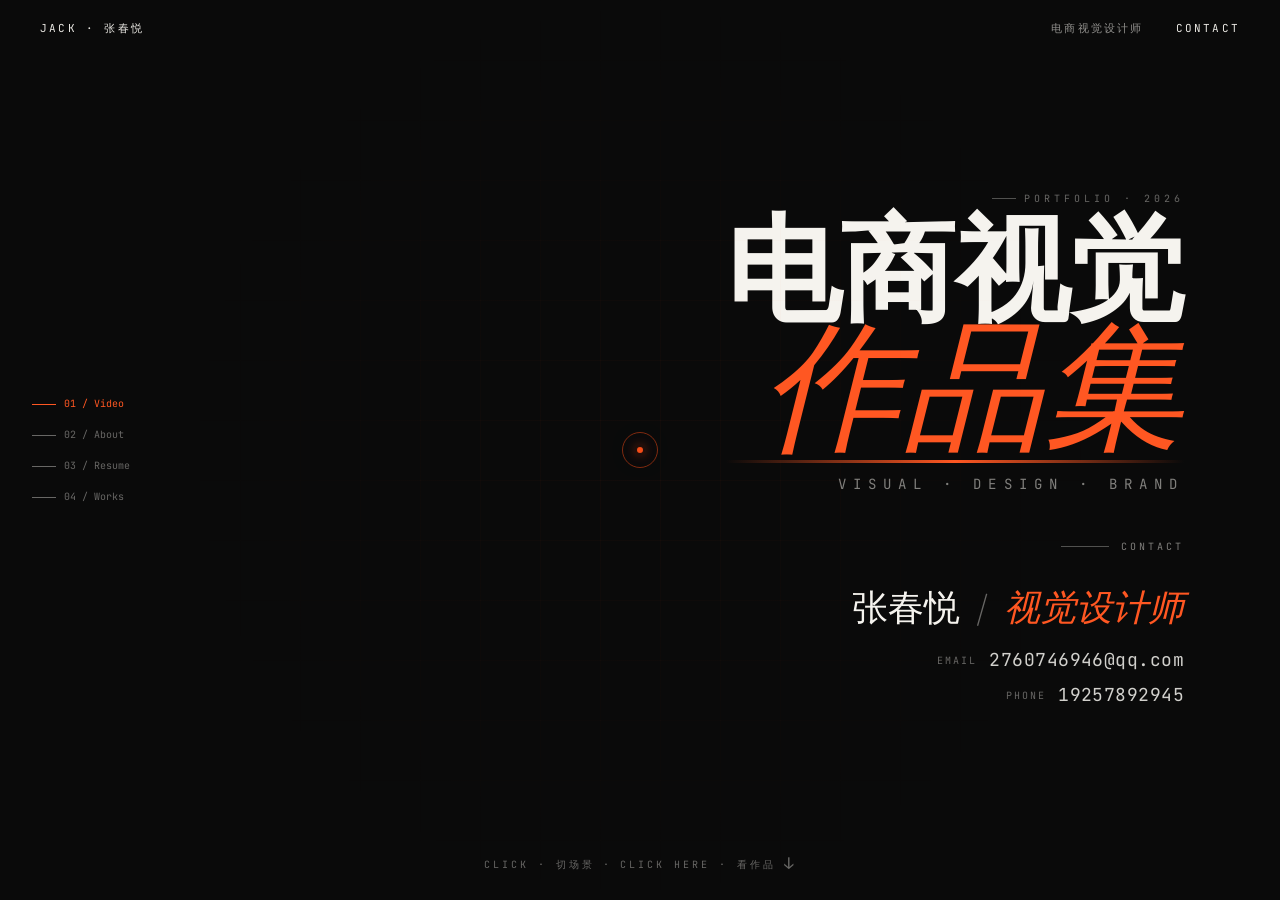
<file: index.html>
<!DOCTYPE html><html lang="zh-CN"><head><meta charset="UTF-8"><meta name="viewport" content="width=device-width, initial-scale=1.0"><meta name="description" content="Jack Chunyue Zhang — Independent Visual Designer."><meta name="theme-color" content="#0a0a0a"><meta property="og:title" content="张春悦 · 电商视觉设计师"><meta property="og:description" content="Jack Chunyue Zhang — Independent Visual Designer."><meta property="og:type" content="website"><link rel="icon" type="image/svg+xml" href="/favicon.svg"><link rel="preconnect" href="https://fonts.googleapis.com"><link rel="preconnect" href="https://fonts.gstatic.com" crossorigin><link rel="stylesheet" href="https://fonts.googleapis.com/css2?family=Cormorant+Garamond:ital,wght@0,300;0,400;1,400&family=JetBrains+Mono:wght@400;500&display=swap"><title>张春悦 · 电商视觉设计师</title><link rel="stylesheet" href="/_astro/projects.CcM7sBLT.css"></head><body class="antialiased bg-ink text-bone font-sans"><div id="cursorDot"></div><div id="cursorRing"></div><canvas id="particleCanvas"></canvas><div class="scan-grid"></div><header class="fixed top-0 inset-x-0 z-40 px-6 md:px-10 py-5 flex items-center justify-between font-mono text-[11px] uppercase tracking-[0.2em] mix-blend-difference text-bone"><a href="/" class="hover:text-accent transition-colors">Jack · 张春悦</a><div class="flex items-center gap-5 md:gap-8"><span class="hidden md:inline opacity-60">电商视觉设计师</span><a href="mailto:2760746946@qq.com" class="hover:text-accent transition-colors">Contact</a></div></header><div class="fixed top-1/2 -translate-y-1/2 left-6 md:left-8 z-30 flex flex-col gap-4 font-mono text-[10px] uppercase tracking-[0.25em]"><button data-scene-btn="1" class="scene-dot text-left hover:text-accent transition-colors text-accent"><span class="inline-block w-6 h-px bg-current align-middle mr-2"></span>01 / Video</button><button data-scene-btn="2" class="scene-dot text-left hover:text-accent transition-colors text-bone/40"><span class="inline-block w-6 h-px bg-current align-middle mr-2"></span>02 / About</button><button data-scene-btn="3" class="scene-dot text-left hover:text-accent transition-colors text-bone/40"><span class="inline-block w-6 h-px bg-current align-middle mr-2"></span>03 / Resume</button><button data-scene-btn="4" class="scene-dot text-left hover:text-accent transition-colors text-bone/40"><span class="inline-block w-6 h-px bg-current align-middle mr-2"></span>04 / Works</button></div><div id="clickHint" class="fixed bottom-6 left-1/2 -translate-x-1/2 z-30 font-mono text-[10px] uppercase tracking-[0.3em] text-bone/40 flex items-center gap-2 nudge pointer-events-none"><span>Click · 切场景</span><span>·</span><span>Click here · 看作品</span><span class="text-base">↓</span></div><section id="stage" class="fixed inset-0 w-screen h-screen overflow-hidden"><!-- 场景1: 视频 --><div data-scene="1" class="scene active"><video class="absolute inset-0 w-full h-full object-cover" autoplay muted loop playsinline preload="auto"><source src="/assets/scene-1.mp4" type="video/mp4"></video><div class="absolute inset-0 bg-gradient-to-b from-ink/40 via-transparent to-ink/70"></div><div class="absolute inset-0 flex items-center justify-end pr-6 md:pr-16 lg:pr-24 pointer-events-none"><div class="max-w-3xl text-right"><!-- 主标题：多字体混排 + 装饰元素 --><div class="mb-12 relative"><!-- 角标装饰 --><div class="flex items-center justify-end gap-2 mb-4 font-mono text-[10px] uppercase tracking-[0.4em] text-bone/40"><span class="w-6 h-px bg-bone/30"></span><span>Portfolio · 2026</span></div><h1 class="leading-[0.85] tracking-tight text-right"><!-- 中文大字号 --><span class="block font-sans font-black text-[clamp(3rem,9vw,8rem)] text-bone">电商视觉</span><!-- 斜体衬线 "作品集" --><span class="block font-display italic font-light text-[clamp(3.5rem,11vw,10rem)] text-accent leading-[0.9] mt-2 relative">作品集<!-- 装饰下划线 --><span class="absolute -bottom-2 left-0 right-0 h-[3px] bg-gradient-to-r from-transparent via-accent to-transparent"></span></span><!-- 英文小字 --><span class="block font-mono text-[clamp(0.7rem,1.1vw,0.9rem)] uppercase tracking-[0.5em] text-bone/50 mt-6">Visual · Design · Brand</span></h1></div><!-- 分隔线 --><div class="flex items-center justify-end gap-3 mb-8"><span class="h-px w-12 bg-bone/30"></span><span class="font-mono text-[10px] uppercase tracking-[0.3em] text-bone/50">Contact</span></div><!-- 个人信息 --><div class="space-y-4 font-display text-bone"><div class="font-light text-[clamp(1.5rem,3vw,2.25rem)] leading-tight">张春悦 <span class="text-bone/40 mx-2">/</span> <span class="italic text-accent">视觉设计师</span></div><div class="space-y-2 font-mono text-[clamp(0.875rem,1.4vw,1.125rem)] tracking-wide text-bone/85"><div class="flex items-center justify-end gap-3"><span class="text-bone/40 uppercase tracking-[0.2em] text-[10px]">Email</span><a href="mailto:2760746946@qq.com" class="hover:text-accent transition-colors">2760746946@qq.com</a></div><div class="flex items-center justify-end gap-3"><span class="text-bone/40 uppercase tracking-[0.2em] text-[10px]">Phone</span><span>19257892945</span></div></div></div></div></div></div><!-- 场景2: 视频二 → 播完停在末帧（= 2.png 同构图）--><div data-scene="2" class="scene"><video id="scene2Video" class="absolute inset-0 w-full h-full object-cover" muted playsinline preload="auto"><source src="/assets/scene-2.mp4" type="video/mp4"></video><div class="absolute inset-0 bg-gradient-to-r from-ink/30 via-transparent to-transparent"></div><div data-overlay="about" class="overlay absolute inset-0 flex items-center justify-start pl-6 md:pl-12 lg:pl-16 pr-6 py-8 pointer-events-auto overflow-y-auto"><div class="max-w-2xl w-full my-auto"><!-- 基本信息 --><div class="mb-10"><div class="inline-flex items-center gap-2 mb-5"><span class="w-1.5 h-7 bg-accent rounded-sm"></span><h3 class="font-display font-medium text-[clamp(1.5rem,2.2vw,2rem)] text-bone">基本信息</h3></div><div class="space-y-2.5 font-display text-[clamp(1rem,1.5vw,1.35rem)] text-bone/90 leading-snug"><div class="flex gap-3"><span class="text-bone/40 w-16 shrink-0">姓名</span><span>张春悦</span></div><div class="flex gap-3"><span class="text-bone/40 w-16 shrink-0">学历</span><span>本科</span></div><div class="flex gap-3"><span class="text-bone/40 w-16 shrink-0">邮箱</span><a href="mailto:2760746946@qq.com" class="hover:text-accent transition-colors">2760746946@qq.com</a></div></div></div><!-- 专业技能 --><div class="mb-10"><div class="inline-flex items-center gap-2 mb-5"><span class="w-1.5 h-7 bg-accent rounded-sm"></span><h3 class="font-display font-medium text-[clamp(1.5rem,2.2vw,2rem)] text-bone">专业技能</h3></div><div class="flex flex-wrap gap-x-5 gap-y-6"><!-- AIGC --><div class="flex flex-col items-center gap-2"><div class="w-14 h-14 rounded-full bg-gradient-to-br from-[#6e3bff] to-[#ff3b8b] flex items-center justify-center shadow-lg"><span class="font-display font-bold text-white text-xs tracking-tight">AIGC</span></div><span class="font-mono text-[10px] uppercase tracking-[0.15em] text-bone/60">AIGC 生图</span></div><!-- Hermes --><div class="flex flex-col items-center gap-2"><div class="w-14 h-14 rounded-full bg-[#0a0a0a] flex items-center justify-center shadow-lg border border-[#ff5722]/40"><span class="font-display italic font-bold text-[#ff5722] text-sm">H</span></div><span class="font-mono text-[10px] uppercase tracking-[0.15em] text-bone/60">Hermes</span></div><!-- Gemini --><div class="flex flex-col items-center gap-2"><div class="w-14 h-14 rounded-full bg-gradient-to-br from-[#4285f4] via-[#9b72cb] to-[#d96570] flex items-center justify-center shadow-lg"><span class="font-display font-bold text-white text-xs">✦</span></div><span class="font-mono text-[10px] uppercase tracking-[0.15em] text-bone/60">Gemini</span></div><!-- GPT --><div class="flex flex-col items-center gap-2"><div class="w-14 h-14 rounded-full bg-[#10a37f] flex items-center justify-center shadow-lg"><span class="font-mono font-bold text-white text-xs tracking-tight">GPT</span></div><span class="font-mono text-[10px] uppercase tracking-[0.15em] text-bone/60">GPT / ChatGPT</span></div><!-- PS --><div class="flex flex-col items-center gap-2"><div class="w-14 h-14 rounded-full bg-[#001e36] flex items-center justify-center shadow-lg border border-[#31a8ff]/30"><span class="font-mono font-bold text-[#31a8ff] text-sm">PS</span></div><span class="font-mono text-[10px] uppercase tracking-[0.15em] text-bone/60">Photoshop</span></div><!-- AE --><div class="flex flex-col items-center gap-2"><div class="w-14 h-14 rounded-full bg-[#4400ff] flex items-center justify-center shadow-lg"><span class="font-mono font-bold text-white text-sm">AE</span></div><span class="font-mono text-[10px] uppercase tracking-[0.15em] text-bone/60">After Effects</span></div><!-- 剪映 --><div class="flex flex-col items-center gap-2"><div class="w-14 h-14 rounded-full bg-gradient-to-br from-[#fe2c55] to-[#25f4ee] flex items-center justify-center shadow-lg"><span class="font-display font-bold text-white text-sm">剪</span></div><span class="font-mono text-[10px] uppercase tracking-[0.15em] text-bone/60">剪映 / CapCut</span></div><!-- Blender --><div class="flex flex-col items-center gap-2"><div class="w-14 h-14 rounded-full bg-[#e87d0d] flex items-center justify-center shadow-lg"><span class="font-mono font-bold text-white text-[10px] tracking-tighter">Blender</span></div><span class="font-mono text-[10px] uppercase tracking-[0.15em] text-bone/60">Blender 3D</span></div><!-- 达芬奇 --><div class="flex flex-col items-center gap-2"><div class="w-14 h-14 rounded-full bg-[#000000] flex items-center justify-center shadow-lg border border-bone/20"><span class="font-display font-bold text-white text-sm">达</span></div><span class="font-mono text-[10px] uppercase tracking-[0.15em] text-bone/60">达芬奇 / DaVinci</span></div><!-- 豆包 --><div class="flex flex-col items-center gap-2"><div class="w-14 h-14 rounded-full bg-[#1e88e5] flex items-center justify-center shadow-lg"><span class="font-display font-bold text-white text-sm">豆</span></div><span class="font-mono text-[10px] uppercase tracking-[0.15em] text-bone/60">豆包 AI</span></div></div></div><!-- 设计理念 --><div><div class="inline-flex items-center gap-2 mb-5"><span class="w-1.5 h-7 bg-accent rounded-sm"></span><h3 class="font-display font-medium text-[clamp(1.5rem,2.2vw,2rem)] text-bone">设计理念</h3></div><!-- 关键词标签 --><div class="flex flex-wrap gap-2 mb-6"><span class="font-display text-[clamp(0.95rem,1.3vw,1.15rem)] text-bone px-4 py-1.5 border border-bone/25 hover:border-accent hover:text-accent transition-colors">电商视觉设计</span><span class="font-display text-[clamp(0.95rem,1.3vw,1.15rem)] text-bone px-4 py-1.5 border border-bone/25 hover:border-accent hover:text-accent transition-colors">直播间设计</span><span class="font-display text-[clamp(0.95rem,1.3vw,1.15rem)] text-bone px-4 py-1.5 border border-bone/25 hover:border-accent hover:text-accent transition-colors">商品卡设计</span><span class="font-display text-[clamp(0.95rem,1.3vw,1.15rem)] text-bone px-4 py-1.5 border border-bone/25 hover:border-accent hover:text-accent transition-colors">活动视觉</span><span class="font-display text-[clamp(0.95rem,1.3vw,1.15rem)] text-bone px-4 py-1.5 border border-bone/25 hover:border-accent hover:text-accent transition-colors">AI视觉创意</span><span class="font-display text-[clamp(0.95rem,1.3vw,1.15rem)] text-bone px-4 py-1.5 border border-bone/25 hover:border-accent hover:text-accent transition-colors">KV延展</span></div><!-- 正文 --><div class="space-y-4 font-display text-[clamp(1rem,1.4vw,1.25rem)] leading-relaxed text-pretty text-bone/85"><p><span class="text-accent">好看的视觉是基础</span>， 能够解决商业问题的设计才更有价值。 专注于电商视觉设计，具备完整的电商设计经验， 主要负责产品视觉、活动页面、店铺视觉及营销物料等相关设计工作。</p><p>擅长从产品特点与用户需求出发，通过视觉构图、版式设计、色彩搭配、字体设计及视觉氛围等方式，<span class="text-bone">准确传达产品信息与品牌调性</span>。</p><p>在设计中注重视觉表现与实际需求的结合， 不断探索更具创意、更有质感，同时兼顾信息传达效率的视觉方案。</p></div></div></div></div></div><!-- 场景3: 视频一播完后 → 切到 3.png；右侧 = 个人优势 + 工作经历（可滚动）--><div data-scene="3" class="scene"><!-- 视频：播完隐藏 --><video id="scene3Video" class="absolute inset-0 w-full h-full object-cover transition-opacity duration-700" muted playsinline preload="auto"><source src="/assets/scene-3.mp4" type="video/mp4"></video><!-- 3.png：默认隐藏，播完出现 --><img id="scene3Img" src="/assets/3.png" alt="" class="absolute inset-0 w-full h-full object-cover opacity-0 transition-opacity duration-700"><div class="absolute inset-0 bg-gradient-to-l from-ink/70 via-ink/40 to-transparent"></div><!-- 右侧：长文本滚动容器 --><div data-overlay="works" data-scroll-host class="overlay absolute top-0 right-0 h-full w-full md:w-[55%] lg:w-[50%] flex flex-col"><!-- 顶部标题栏 --><div class="flex-shrink-0 px-8 md:px-12 pt-24 pb-6 border-b border-bone/15"><div class="font-mono text-[10px] uppercase tracking-[0.25em] text-bone/50 mb-3">( Resume · 经历 )</div><h2 class="font-display font-light text-4xl md:text-5xl leading-tight text-balance text-bone">个人优势<br><span class="italic text-accent">与工作经历</span></h2><div class="mt-4 font-mono text-[10px] uppercase tracking-[0.2em] text-bone/40 flex items-center gap-2"><span class="inline-block w-4 h-px bg-bone/40"></span><span>Hover · 滚轮可上下滚动文本</span></div></div><!-- 可滚动正文 --><div id="scrollText3" class="flex-1 overflow-y-auto px-8 md:px-12 py-8 text-bone font-display scroll-smooth" style="scrollbar-width: thin; scrollbar-color: rgba(245,243,238,0.2) transparent;"><!-- 个人优势 --><section class="mb-10"><div class="inline-flex items-center gap-2 mb-5"><span class="w-1.5 h-7 bg-accent rounded-sm"></span><h3 class="font-display font-medium text-[clamp(1.5rem,2.2vw,2rem)] text-bone">个人优势</h3></div><ul class="space-y-3 text-[clamp(1rem,1.3vw,1.15rem)] leading-relaxed text-bone/85"><li class="flex gap-3"><span class="text-accent shrink-0">·</span><span>5 年深耕电商视觉设计，精通主图 / 详情页 / 直播间视觉 / 大促活动页全链路设计</span></li><li class="flex gap-3"><span class="text-accent shrink-0">·</span><span>熟练掌握 Photoshop、Illustrator、Premiere、Blender，具备 AI 生图与 3D 建模实战能力</span></li><li class="flex gap-3"><span class="text-accent shrink-0">·</span><span>服务心相印、维达、立白、善存、钙尔奇等知名品牌旗舰店，多次获客户表扬，直播间停留时长与曝光数据显著提升</span></li><li class="flex gap-3"><span class="text-accent shrink-0">·</span><span>性格稳重乐观、沟通顺畅、服务意识强；能高效对接运营与多方需求，推动项目落地</span></li></ul></section><!-- 工作经历 --><section><div class="inline-flex items-center gap-2 mb-6"><span class="w-1.5 h-7 bg-accent rounded-sm"></span><h3 class="font-display font-medium text-[clamp(1.5rem,2.2vw,2rem)] text-bone">工作经历</h3></div><!-- 公司 1 --><div class="mb-10 pb-8 border-b border-bone/10"><div class="flex items-baseline justify-between flex-wrap gap-3 mb-4"><h4 class="font-display font-medium text-[clamp(1.15rem,1.6vw,1.4rem)] text-bone">北京飞鹰互动电子商务有限公司</h4><div class="flex items-center gap-4 font-mono text-[11px] uppercase tracking-[0.15em]"><span class="text-accent">视觉设计师</span><span class="text-bone/50">2025.09 — 至今</span></div></div><div class="space-y-2.5 text-[clamp(0.95rem,1.2vw,1.1rem)] leading-relaxed text-bone/80"><p>· 负责品牌：心相印（纸品湿巾 / 家居日用 / 湿厕纸 / 洗脸巾 / 官方联名直播间 · 三丽鸥 / 视频号）、维达湿厕纸、立白大师香氛洗衣粉、善存、钙尔奇等旗舰店全案视觉</p><p>· 独立完成直播间视觉全流程：需求沟通 → 实景搭建 → 背景 / 开加礼物特效 / 商品主图 / 详情页设计与后期维护</p><p>· 主导《心相印官方联名直播间（三丽鸥）》及视频号视觉设计与持续优化</p><p>· 业绩亮点：多次获得客户表扬，直播间停留时长与曝光数据明显提升</p></div></div><!-- 公司 2 --><div class="mb-10 pb-8 border-b border-bone/10"><div class="flex items-baseline justify-between flex-wrap gap-3 mb-4"><h4 class="font-display font-medium text-[clamp(1.15rem,1.6vw,1.4rem)] text-bone">北京运营宝科技有限公司</h4><div class="flex items-center gap-4 font-mono text-[11px] uppercase tracking-[0.15em]"><span class="text-accent">设计师</span><span class="text-bone/50">2023.05 — 2025.07</span></div></div><div class="space-y-2.5 text-[clamp(0.95rem,1.2vw,1.1rem)] leading-relaxed text-bone/80"><p>· 负责京东电商平台首页、主图、详情页、活动页整体视觉呈现与迭代</p><p>· 设计促销海报、Banner、直通车图片，通过视觉优化有效提升点击率</p><p>· 商品图片精修（抠图、调色）、3D 渲染及视频剪辑，突出产品卖点，增强转化</p><p>· 针对「双 11」「618」等大促策划专题页面，结合热点设计动态效果吸引用户点击</p><p>· 对接 12 名运营，负责万和京东自营旗舰店及官方旗舰店视觉全案</p><p>· 大促期间完成主图版式更新与延展、大促页面维护、车图制作、开屏页与活动报名图设计</p><p>· 筷子主图 AI 生图、部门素材库模板更新、产品主图场景制作与优化</p></div></div><!-- 公司 3 --><div><div class="flex items-baseline justify-between flex-wrap gap-3 mb-4"><h4 class="font-display font-medium text-[clamp(1.15rem,1.6vw,1.4rem)] text-bone">北京歌德盈香贸易有限公司</h4><div class="flex items-center gap-4 font-mono text-[11px] uppercase tracking-[0.15em]"><span class="text-accent">电商设计师</span><span class="text-bone/50">2021.05 — 2023.03</span></div></div><div class="space-y-2.5 text-[clamp(0.95rem,1.2vw,1.1rem)] leading-relaxed text-bone/80"><p>· 对接 6 名运营，负责歌德老酒行、鼎旺酒类、碧园老酒行等京东 / 天猫及多渠道（抖音、小米商城）店铺视觉维护</p><p>· 独立完成大促各节点页面设计与维护，参与新品包装及详情页设计</p></div></div><!-- 底部留白 --><div class="h-12"></div></section></div><!-- 底部"下一步"提示 --><div class="flex-shrink-0 px-8 md:px-12 py-4 border-t border-bone/15 flex items-center justify-between font-mono text-[10px] uppercase tracking-[0.25em] text-bone/50 pointer-events-none"><span>Scroll 滚轮 → 进入作品</span><span class="text-accent">04 / Works</span></div></div></div><!-- 场景4: 作品全屏展示 --><div data-scene="4" class="scene bg-ink"><div class="absolute inset-0 px-6 md:px-10 pt-24 pb-10 overflow-y-auto" data-scroll-host><!-- 顶部 --><div class="flex items-end justify-between mb-8 md:mb-10"><div><div class="font-mono text-[10px] uppercase tracking-[0.25em] text-bone/50 mb-3">( 04 / Works )</div><h2 class="font-display font-light text-5xl md:text-7xl leading-none text-balance">Click to<br><span class="italic text-accent">explore</span></h2></div><div class="font-mono text-[11px] uppercase tracking-[0.2em] text-bone/50 hidden md:block text-right"><div>05 / Projects</div><div class="mt-1 text-accent/70">点击图标打开</div></div></div><!-- 作品网格 --><div class="grid grid-cols-1 md:grid-cols-2 lg:grid-cols-3 gap-6 md:gap-8"><button type="button" data-open-work="project-01" class="group relative aspect-[4/3] overflow-hidden border border-bone/15 hover:border-accent transition-all text-left" style="background:linear-gradient(135deg,#e8d5b7,#c8a878);"><div class="absolute inset-0 bg-gradient-to-t from-ink/80 via-ink/0 to-ink/0 group-hover:from-ink/95 transition-all"></div><div class="absolute top-5 left-5 right-5 flex items-start justify-between font-mono text-[10px] uppercase tracking-[0.2em] text-bone/70 z-10"><span>P-01</span><span>2024</span></div><div class="absolute bottom-5 left-5 right-5 z-10"><div class="font-mono text-[10px] uppercase tracking-[0.2em] text-bone/50 mb-1">Brand A</div><div class="font-display text-xl md:text-2xl text-bone group-hover:text-accent transition-colors">占位 · 项目一</div></div><div class="absolute top-1/2 left-1/2 -translate-x-1/2 -translate-y-1/2 w-20 h-20 rounded-full bg-bone/10 backdrop-blur-sm border border-bone/30 flex items-center justify-center opacity-0 group-hover:opacity-100 transition-opacity"><span class="font-mono text-[10px] uppercase tracking-[0.2em] text-bone">Open</span></div></button><button type="button" data-open-work="project-02" class="group relative aspect-[4/3] overflow-hidden border border-bone/15 hover:border-accent transition-all text-left" style="background:linear-gradient(135deg,#fafafa,#cdd5e0);"><div class="absolute inset-0 bg-gradient-to-t from-ink/80 via-ink/0 to-ink/0 group-hover:from-ink/95 transition-all"></div><div class="absolute top-5 left-5 right-5 flex items-start justify-between font-mono text-[10px] uppercase tracking-[0.2em] text-bone/70 z-10"><span>P-02</span><span>2024</span></div><div class="absolute bottom-5 left-5 right-5 z-10"><div class="font-mono text-[10px] uppercase tracking-[0.2em] text-bone/50 mb-1">Brand B</div><div class="font-display text-xl md:text-2xl text-bone group-hover:text-accent transition-colors">占位 · 项目二</div></div><div class="absolute top-1/2 left-1/2 -translate-x-1/2 -translate-y-1/2 w-20 h-20 rounded-full bg-bone/10 backdrop-blur-sm border border-bone/30 flex items-center justify-center opacity-0 group-hover:opacity-100 transition-opacity"><span class="font-mono text-[10px] uppercase tracking-[0.2em] text-bone">Open</span></div></button><button type="button" data-open-work="project-03" class="group relative aspect-[4/3] overflow-hidden border border-bone/15 hover:border-accent transition-all text-left" style="background:linear-gradient(135deg,#d4a574,#8b5a2b);"><div class="absolute inset-0 bg-gradient-to-t from-ink/80 via-ink/0 to-ink/0 group-hover:from-ink/95 transition-all"></div><div class="absolute top-5 left-5 right-5 flex items-start justify-between font-mono text-[10px] uppercase tracking-[0.2em] text-bone/70 z-10"><span>P-03</span><span>2023</span></div><div class="absolute bottom-5 left-5 right-5 z-10"><div class="font-mono text-[10px] uppercase tracking-[0.2em] text-bone/50 mb-1">Brand C</div><div class="font-display text-xl md:text-2xl text-bone group-hover:text-accent transition-colors">占位 · 项目三</div></div><div class="absolute top-1/2 left-1/2 -translate-x-1/2 -translate-y-1/2 w-20 h-20 rounded-full bg-bone/10 backdrop-blur-sm border border-bone/30 flex items-center justify-center opacity-0 group-hover:opacity-100 transition-opacity"><span class="font-mono text-[10px] uppercase tracking-[0.2em] text-bone">Open</span></div></button><button type="button" data-open-work="project-04" class="group relative aspect-[4/3] overflow-hidden border border-bone/15 hover:border-accent transition-all text-left" style="background:linear-gradient(135deg,#2a2a2a,#0a0a0a);"><div class="absolute inset-0 bg-gradient-to-t from-ink/80 via-ink/0 to-ink/0 group-hover:from-ink/95 transition-all"></div><div class="absolute top-5 left-5 right-5 flex items-start justify-between font-mono text-[10px] uppercase tracking-[0.2em] text-bone/70 z-10"><span>P-04</span><span>2024</span></div><div class="absolute bottom-5 left-5 right-5 z-10"><div class="font-mono text-[10px] uppercase tracking-[0.2em] text-bone/50 mb-1">Brand D</div><div class="font-display text-xl md:text-2xl text-bone group-hover:text-accent transition-colors">占位 · 项目四</div></div><div class="absolute top-1/2 left-1/2 -translate-x-1/2 -translate-y-1/2 w-20 h-20 rounded-full bg-bone/10 backdrop-blur-sm border border-bone/30 flex items-center justify-center opacity-0 group-hover:opacity-100 transition-opacity"><span class="font-mono text-[10px] uppercase tracking-[0.2em] text-bone">Open</span></div></button><button type="button" data-open-work="project-05" class="group relative aspect-[4/3] overflow-hidden border border-bone/15 hover:border-accent transition-all text-left" style="background:linear-gradient(135deg,#ffd6e0,#ff8fab);"><div class="absolute inset-0 bg-gradient-to-t from-ink/80 via-ink/0 to-ink/0 group-hover:from-ink/95 transition-all"></div><div class="absolute top-5 left-5 right-5 flex items-start justify-between font-mono text-[10px] uppercase tracking-[0.2em] text-bone/70 z-10"><span>P-05</span><span>2023</span></div><div class="absolute bottom-5 left-5 right-5 z-10"><div class="font-mono text-[10px] uppercase tracking-[0.2em] text-bone/50 mb-1">Brand E</div><div class="font-display text-xl md:text-2xl text-bone group-hover:text-accent transition-colors">占位 · 项目五</div></div><div class="absolute top-1/2 left-1/2 -translate-x-1/2 -translate-y-1/2 w-20 h-20 rounded-full bg-bone/10 backdrop-blur-sm border border-bone/30 flex items-center justify-center opacity-0 group-hover:opacity-100 transition-opacity"><span class="font-mono text-[10px] uppercase tracking-[0.2em] text-bone">Open</span></div></button></div><!-- 底部 footer --><div class="mt-12 pt-6 border-t border-bone/10 flex flex-col md:flex-row justify-between gap-4 font-mono text-[10px] uppercase tracking-[0.2em] text-bone/40"><span>© 2026 张春悦 · Jack Chunyue Zhang</span><a href="mailto:2760746946@qq.com" class="hover:text-accent">2760746946@qq.com</a></div></div></div></section><div id="workModal" class="fixed inset-0 z-50 bg-ink/95 backdrop-blur-sm hidden items-center justify-center p-4 md:p-10" role="dialog" aria-modal="true"><button id="closeModal" type="button" class="absolute top-4 right-4 md:top-6 md:right-6 z-10 w-12 h-12 rounded-full bg-bone/10 hover:bg-accent border border-bone/20 flex items-center justify-center font-mono text-xl text-bone hover:text-ink transition-colors" aria-label="Close">×</button><div class="relative w-full h-full max-w-7xl mx-auto bg-ink rounded-sm overflow-hidden border border-bone/10"><iframe id="workFrame" title="Project" class="w-full h-full" src="about:blank"></iframe></div></div><script type="module" src="/_astro/index.astro_astro_type_script_index_0_lang.BeBodd1H.js"></script></body></html>
</file>
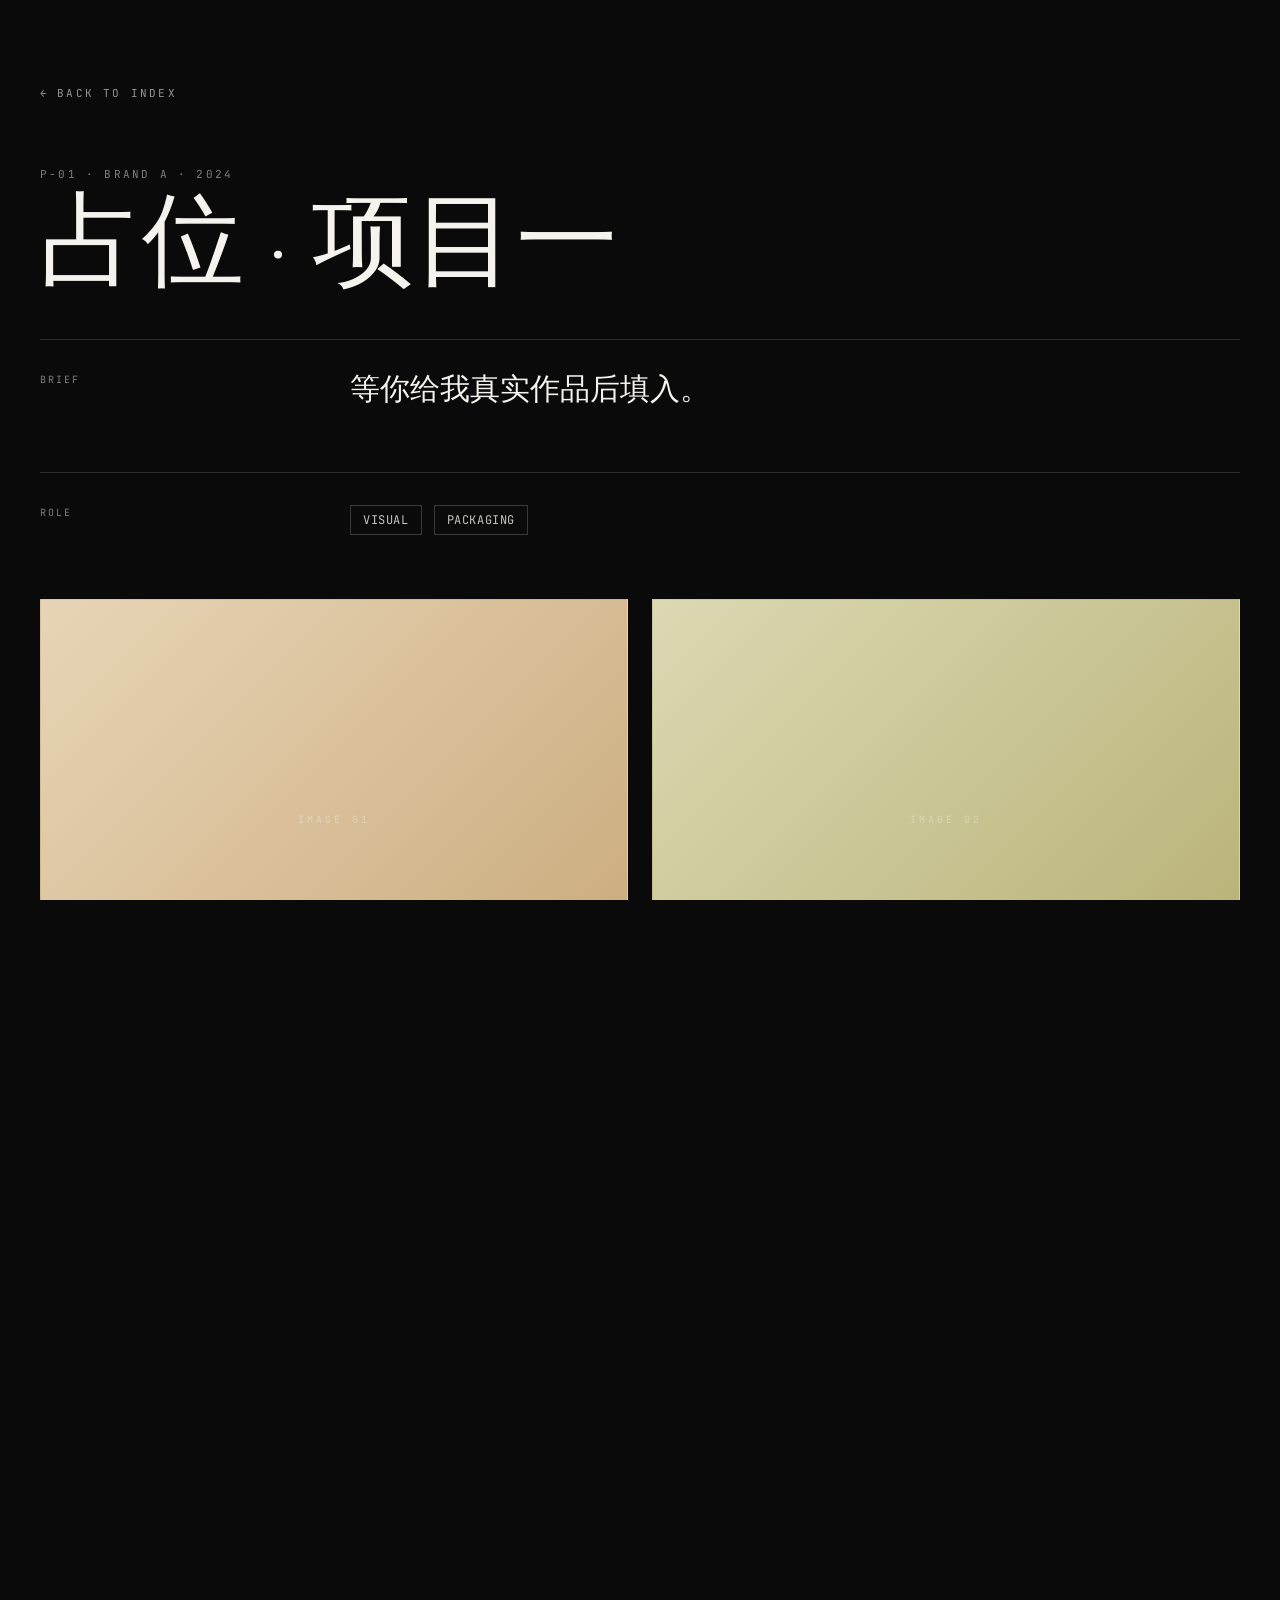
<file: works/project-01/index.html>
<!DOCTYPE html><html lang="zh-CN"><head><meta charset="UTF-8"><meta name="viewport" content="width=device-width, initial-scale=1.0"><meta name="description" content="张春悦 · 电商视觉设计师 — Brand systems, packaging, art direction."><meta name="theme-color" content="#0a0a0a"><meta property="og:title" content="占位 · 项目一 — 张春悦"><meta property="og:description" content="张春悦 · 电商视觉设计师 — Brand systems, packaging, art direction."><meta property="og:type" content="website"><link rel="icon" type="image/svg+xml" href="/favicon.svg"><link rel="preconnect" href="https://fonts.googleapis.com"><link rel="preconnect" href="https://fonts.gstatic.com" crossorigin><link rel="stylesheet" href="https://fonts.googleapis.com/css2?family=Cormorant+Garamond:ital,wght@0,300;0,400;1,400&family=JetBrains+Mono:wght@400;500&display=swap"><title>占位 · 项目一 — 张春悦</title><link rel="stylesheet" href="/_astro/projects.CcM7sBLT.css"></head><body class="antialiased bg-ink text-bone font-sans"><main class="min-h-screen px-6 md:px-10 py-20"><a href="/" class="inline-flex items-center gap-2 font-mono text-[11px] uppercase tracking-[0.2em] text-bone/60 hover:text-accent transition-colors mb-16"><span>←</span><span>Back to Index</span></a><div class="font-mono text-[11px] uppercase tracking-[0.2em] text-bone/50 mb-3">P-01 · Brand A · 2024</div><h1 class="font-display font-light text-[clamp(2.5rem,8vw,8rem)] leading-[0.95] text-balance mb-12">占位 · 项目一</h1><div class="grid md:grid-cols-12 gap-10 mb-16 border-t border-bone/15 pt-8"><div class="md:col-span-3 font-mono text-[10px] uppercase tracking-[0.2em] text-bone/50">Brief</div><p class="md:col-span-9 font-display text-2xl md:text-3xl leading-snug text-pretty">等你给我真实作品后填入。</p></div><div class="grid md:grid-cols-12 gap-10 mb-16 border-t border-bone/15 pt-8"><div class="md:col-span-3 font-mono text-[10px] uppercase tracking-[0.2em] text-bone/50">Role</div><div class="md:col-span-9 flex flex-wrap gap-3"><span class="font-mono text-xs uppercase tracking-wider px-3 py-1.5 border border-bone/20 text-bone/80">Visual</span><span class="font-mono text-xs uppercase tracking-wider px-3 py-1.5 border border-bone/20 text-bone/80">Packaging</span></div></div><!-- 占位作品图区 --><div class="grid grid-cols-1 md:grid-cols-2 gap-6 mb-16"><div class="aspect-[4/3] flex items-center justify-center font-mono text-[10px] uppercase tracking-[0.3em] text-bone/40 border border-bone/10" style="background:linear-gradient(135deg,#e8d5b7,#c8a878);">Image 01</div><div class="aspect-[4/3] flex items-center justify-center font-mono text-[10px] uppercase tracking-[0.3em] text-bone/40 border border-bone/10" style="background:linear-gradient(135deg,#e8d5b7,#c8a878);filter:hue-rotate(20deg);">Image 02</div><div class="aspect-[16/9] md:col-span-2 flex items-center justify-center font-mono text-[10px] uppercase tracking-[0.3em] text-bone/40 border border-bone/10" style="background:linear-gradient(135deg,#e8d5b7,#c8a878);filter:hue-rotate(-15deg);">Image 03 · Full</div><div class="aspect-[4/3] flex items-center justify-center font-mono text-[10px] uppercase tracking-[0.3em] text-bone/40 border border-bone/10" style="background:linear-gradient(135deg,#e8d5b7,#c8a878);filter:hue-rotate(30deg);">Image 04</div><div class="aspect-[4/3] flex items-center justify-center font-mono text-[10px] uppercase tracking-[0.3em] text-bone/40 border border-bone/10" style="background:linear-gradient(135deg,#e8d5b7,#c8a878);filter:hue-rotate(-30deg);">Image 05</div></div><a href="/" class="inline-flex items-center gap-2 font-mono text-[11px] uppercase tracking-[0.2em] text-bone/60 hover:text-accent transition-colors"><span>×</span><span>Close</span></a></main></body></html>
</file>
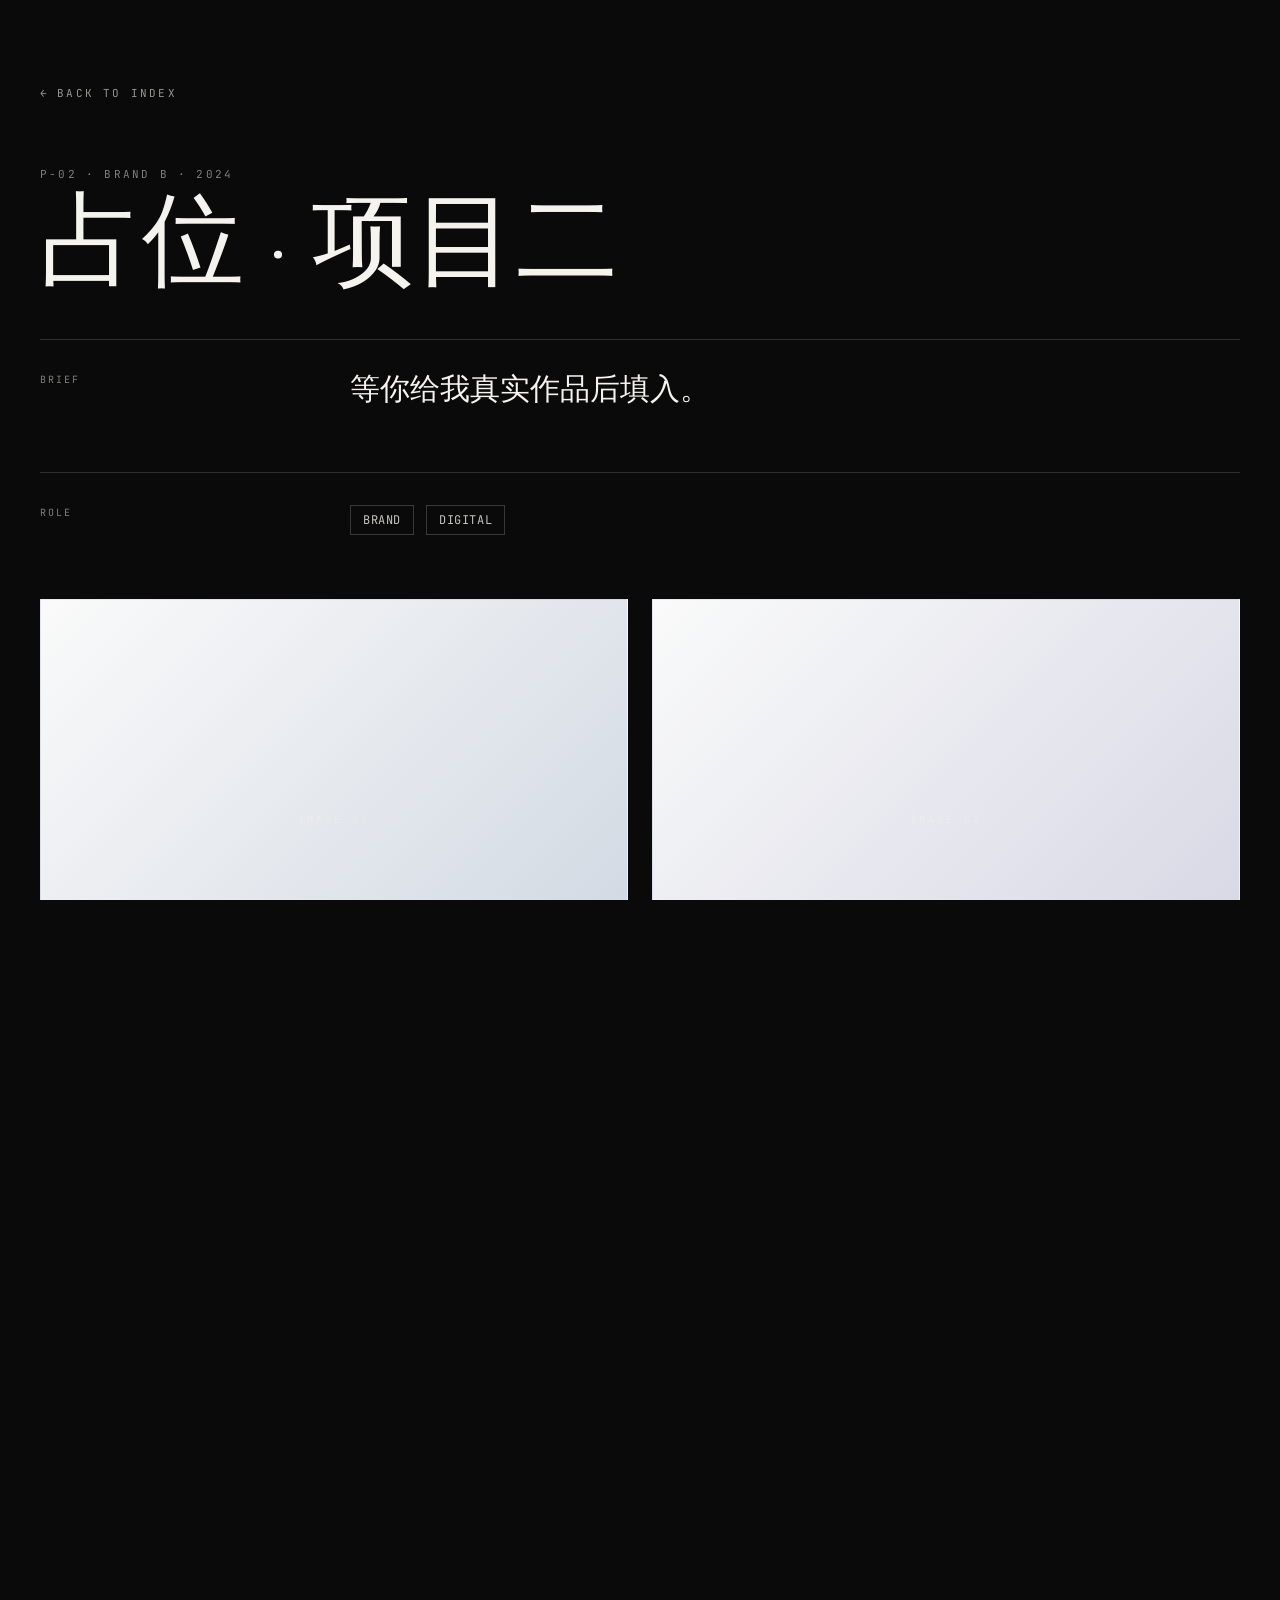
<file: works/project-02/index.html>
<!DOCTYPE html><html lang="zh-CN"><head><meta charset="UTF-8"><meta name="viewport" content="width=device-width, initial-scale=1.0"><meta name="description" content="张春悦 · 电商视觉设计师 — Brand systems, packaging, art direction."><meta name="theme-color" content="#0a0a0a"><meta property="og:title" content="占位 · 项目二 — 张春悦"><meta property="og:description" content="张春悦 · 电商视觉设计师 — Brand systems, packaging, art direction."><meta property="og:type" content="website"><link rel="icon" type="image/svg+xml" href="/favicon.svg"><link rel="preconnect" href="https://fonts.googleapis.com"><link rel="preconnect" href="https://fonts.gstatic.com" crossorigin><link rel="stylesheet" href="https://fonts.googleapis.com/css2?family=Cormorant+Garamond:ital,wght@0,300;0,400;1,400&family=JetBrains+Mono:wght@400;500&display=swap"><title>占位 · 项目二 — 张春悦</title><link rel="stylesheet" href="/_astro/projects.CcM7sBLT.css"></head><body class="antialiased bg-ink text-bone font-sans"><main class="min-h-screen px-6 md:px-10 py-20"><a href="/" class="inline-flex items-center gap-2 font-mono text-[11px] uppercase tracking-[0.2em] text-bone/60 hover:text-accent transition-colors mb-16"><span>←</span><span>Back to Index</span></a><div class="font-mono text-[11px] uppercase tracking-[0.2em] text-bone/50 mb-3">P-02 · Brand B · 2024</div><h1 class="font-display font-light text-[clamp(2.5rem,8vw,8rem)] leading-[0.95] text-balance mb-12">占位 · 项目二</h1><div class="grid md:grid-cols-12 gap-10 mb-16 border-t border-bone/15 pt-8"><div class="md:col-span-3 font-mono text-[10px] uppercase tracking-[0.2em] text-bone/50">Brief</div><p class="md:col-span-9 font-display text-2xl md:text-3xl leading-snug text-pretty">等你给我真实作品后填入。</p></div><div class="grid md:grid-cols-12 gap-10 mb-16 border-t border-bone/15 pt-8"><div class="md:col-span-3 font-mono text-[10px] uppercase tracking-[0.2em] text-bone/50">Role</div><div class="md:col-span-9 flex flex-wrap gap-3"><span class="font-mono text-xs uppercase tracking-wider px-3 py-1.5 border border-bone/20 text-bone/80">Brand</span><span class="font-mono text-xs uppercase tracking-wider px-3 py-1.5 border border-bone/20 text-bone/80">Digital</span></div></div><!-- 占位作品图区 --><div class="grid grid-cols-1 md:grid-cols-2 gap-6 mb-16"><div class="aspect-[4/3] flex items-center justify-center font-mono text-[10px] uppercase tracking-[0.3em] text-bone/40 border border-bone/10" style="background:linear-gradient(135deg,#fafafa,#cdd5e0);">Image 01</div><div class="aspect-[4/3] flex items-center justify-center font-mono text-[10px] uppercase tracking-[0.3em] text-bone/40 border border-bone/10" style="background:linear-gradient(135deg,#fafafa,#cdd5e0);filter:hue-rotate(20deg);">Image 02</div><div class="aspect-[16/9] md:col-span-2 flex items-center justify-center font-mono text-[10px] uppercase tracking-[0.3em] text-bone/40 border border-bone/10" style="background:linear-gradient(135deg,#fafafa,#cdd5e0);filter:hue-rotate(-15deg);">Image 03 · Full</div><div class="aspect-[4/3] flex items-center justify-center font-mono text-[10px] uppercase tracking-[0.3em] text-bone/40 border border-bone/10" style="background:linear-gradient(135deg,#fafafa,#cdd5e0);filter:hue-rotate(30deg);">Image 04</div><div class="aspect-[4/3] flex items-center justify-center font-mono text-[10px] uppercase tracking-[0.3em] text-bone/40 border border-bone/10" style="background:linear-gradient(135deg,#fafafa,#cdd5e0);filter:hue-rotate(-30deg);">Image 05</div></div><a href="/" class="inline-flex items-center gap-2 font-mono text-[11px] uppercase tracking-[0.2em] text-bone/60 hover:text-accent transition-colors"><span>×</span><span>Close</span></a></main></body></html>
</file>
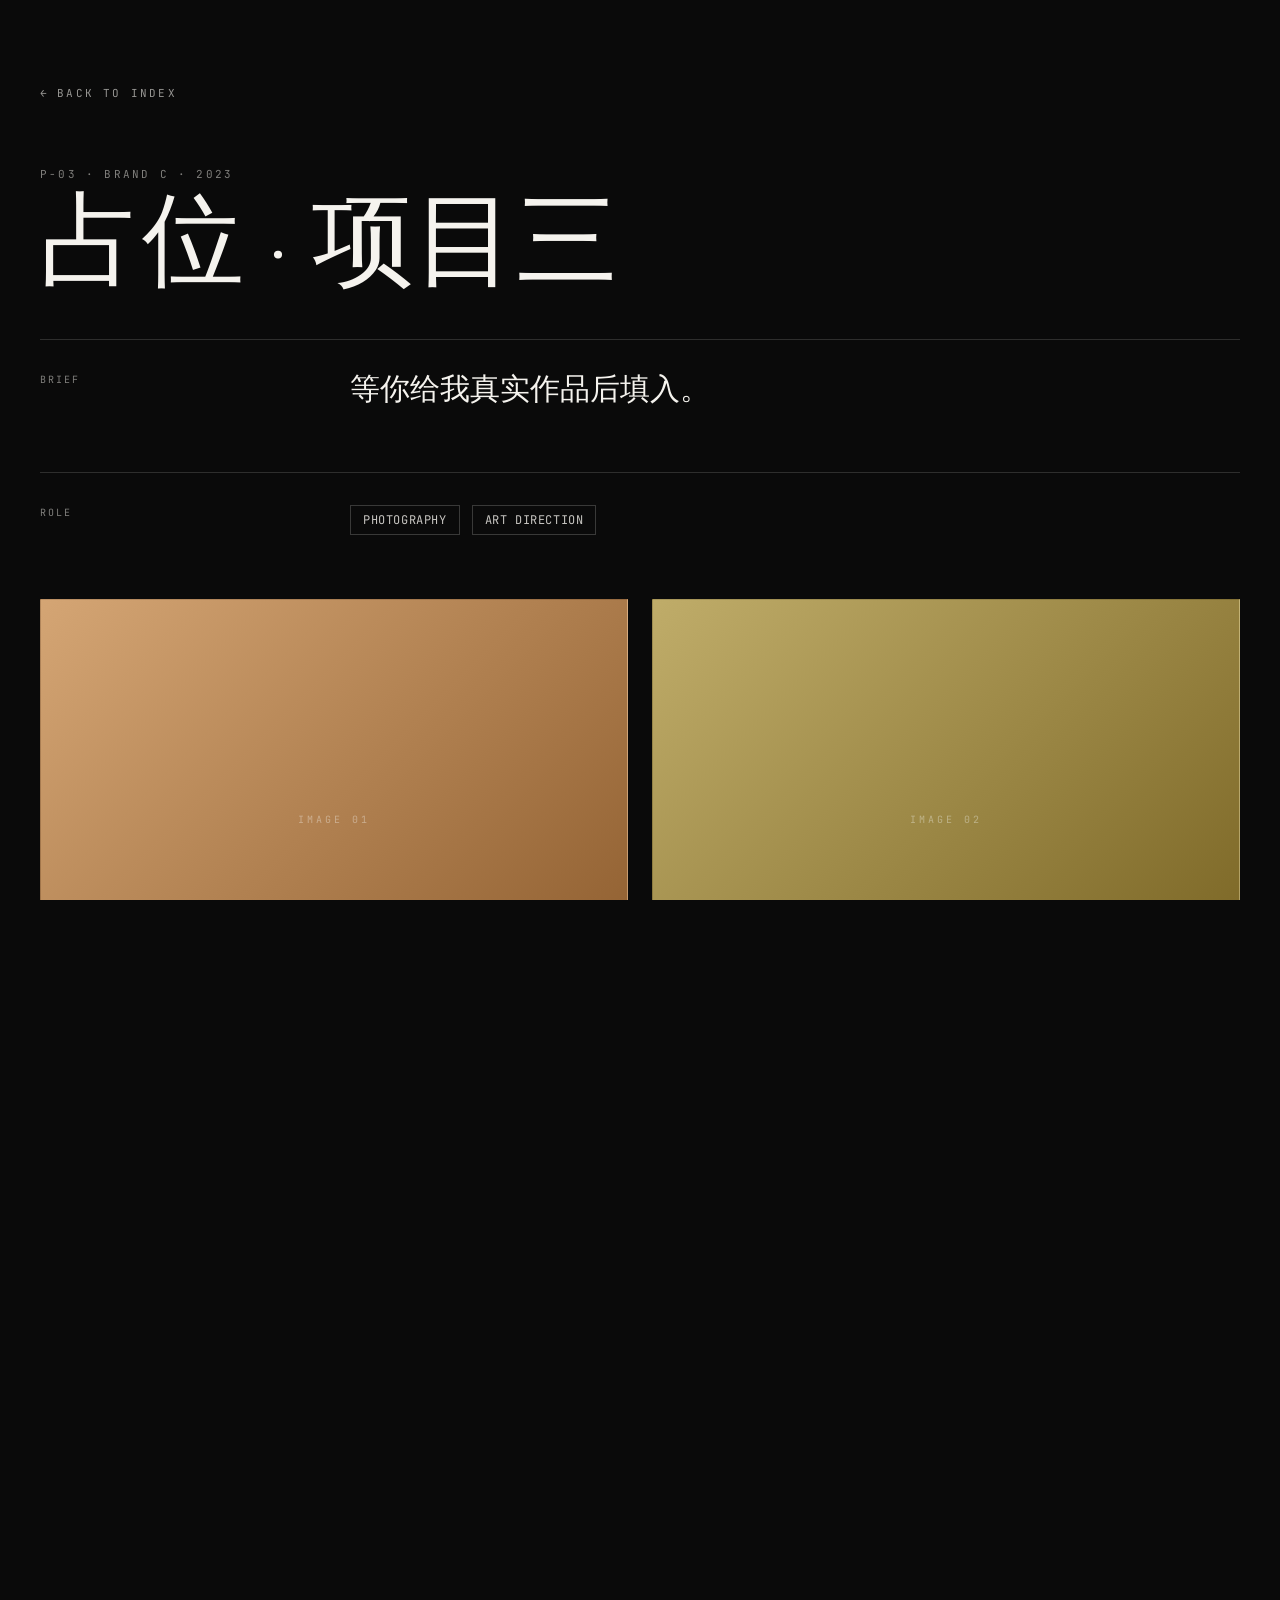
<file: works/project-03/index.html>
<!DOCTYPE html><html lang="zh-CN"><head><meta charset="UTF-8"><meta name="viewport" content="width=device-width, initial-scale=1.0"><meta name="description" content="张春悦 · 电商视觉设计师 — Brand systems, packaging, art direction."><meta name="theme-color" content="#0a0a0a"><meta property="og:title" content="占位 · 项目三 — 张春悦"><meta property="og:description" content="张春悦 · 电商视觉设计师 — Brand systems, packaging, art direction."><meta property="og:type" content="website"><link rel="icon" type="image/svg+xml" href="/favicon.svg"><link rel="preconnect" href="https://fonts.googleapis.com"><link rel="preconnect" href="https://fonts.gstatic.com" crossorigin><link rel="stylesheet" href="https://fonts.googleapis.com/css2?family=Cormorant+Garamond:ital,wght@0,300;0,400;1,400&family=JetBrains+Mono:wght@400;500&display=swap"><title>占位 · 项目三 — 张春悦</title><link rel="stylesheet" href="/_astro/projects.CcM7sBLT.css"></head><body class="antialiased bg-ink text-bone font-sans"><main class="min-h-screen px-6 md:px-10 py-20"><a href="/" class="inline-flex items-center gap-2 font-mono text-[11px] uppercase tracking-[0.2em] text-bone/60 hover:text-accent transition-colors mb-16"><span>←</span><span>Back to Index</span></a><div class="font-mono text-[11px] uppercase tracking-[0.2em] text-bone/50 mb-3">P-03 · Brand C · 2023</div><h1 class="font-display font-light text-[clamp(2.5rem,8vw,8rem)] leading-[0.95] text-balance mb-12">占位 · 项目三</h1><div class="grid md:grid-cols-12 gap-10 mb-16 border-t border-bone/15 pt-8"><div class="md:col-span-3 font-mono text-[10px] uppercase tracking-[0.2em] text-bone/50">Brief</div><p class="md:col-span-9 font-display text-2xl md:text-3xl leading-snug text-pretty">等你给我真实作品后填入。</p></div><div class="grid md:grid-cols-12 gap-10 mb-16 border-t border-bone/15 pt-8"><div class="md:col-span-3 font-mono text-[10px] uppercase tracking-[0.2em] text-bone/50">Role</div><div class="md:col-span-9 flex flex-wrap gap-3"><span class="font-mono text-xs uppercase tracking-wider px-3 py-1.5 border border-bone/20 text-bone/80">Photography</span><span class="font-mono text-xs uppercase tracking-wider px-3 py-1.5 border border-bone/20 text-bone/80">Art Direction</span></div></div><!-- 占位作品图区 --><div class="grid grid-cols-1 md:grid-cols-2 gap-6 mb-16"><div class="aspect-[4/3] flex items-center justify-center font-mono text-[10px] uppercase tracking-[0.3em] text-bone/40 border border-bone/10" style="background:linear-gradient(135deg,#d4a574,#8b5a2b);">Image 01</div><div class="aspect-[4/3] flex items-center justify-center font-mono text-[10px] uppercase tracking-[0.3em] text-bone/40 border border-bone/10" style="background:linear-gradient(135deg,#d4a574,#8b5a2b);filter:hue-rotate(20deg);">Image 02</div><div class="aspect-[16/9] md:col-span-2 flex items-center justify-center font-mono text-[10px] uppercase tracking-[0.3em] text-bone/40 border border-bone/10" style="background:linear-gradient(135deg,#d4a574,#8b5a2b);filter:hue-rotate(-15deg);">Image 03 · Full</div><div class="aspect-[4/3] flex items-center justify-center font-mono text-[10px] uppercase tracking-[0.3em] text-bone/40 border border-bone/10" style="background:linear-gradient(135deg,#d4a574,#8b5a2b);filter:hue-rotate(30deg);">Image 04</div><div class="aspect-[4/3] flex items-center justify-center font-mono text-[10px] uppercase tracking-[0.3em] text-bone/40 border border-bone/10" style="background:linear-gradient(135deg,#d4a574,#8b5a2b);filter:hue-rotate(-30deg);">Image 05</div></div><a href="/" class="inline-flex items-center gap-2 font-mono text-[11px] uppercase tracking-[0.2em] text-bone/60 hover:text-accent transition-colors"><span>×</span><span>Close</span></a></main></body></html>
</file>
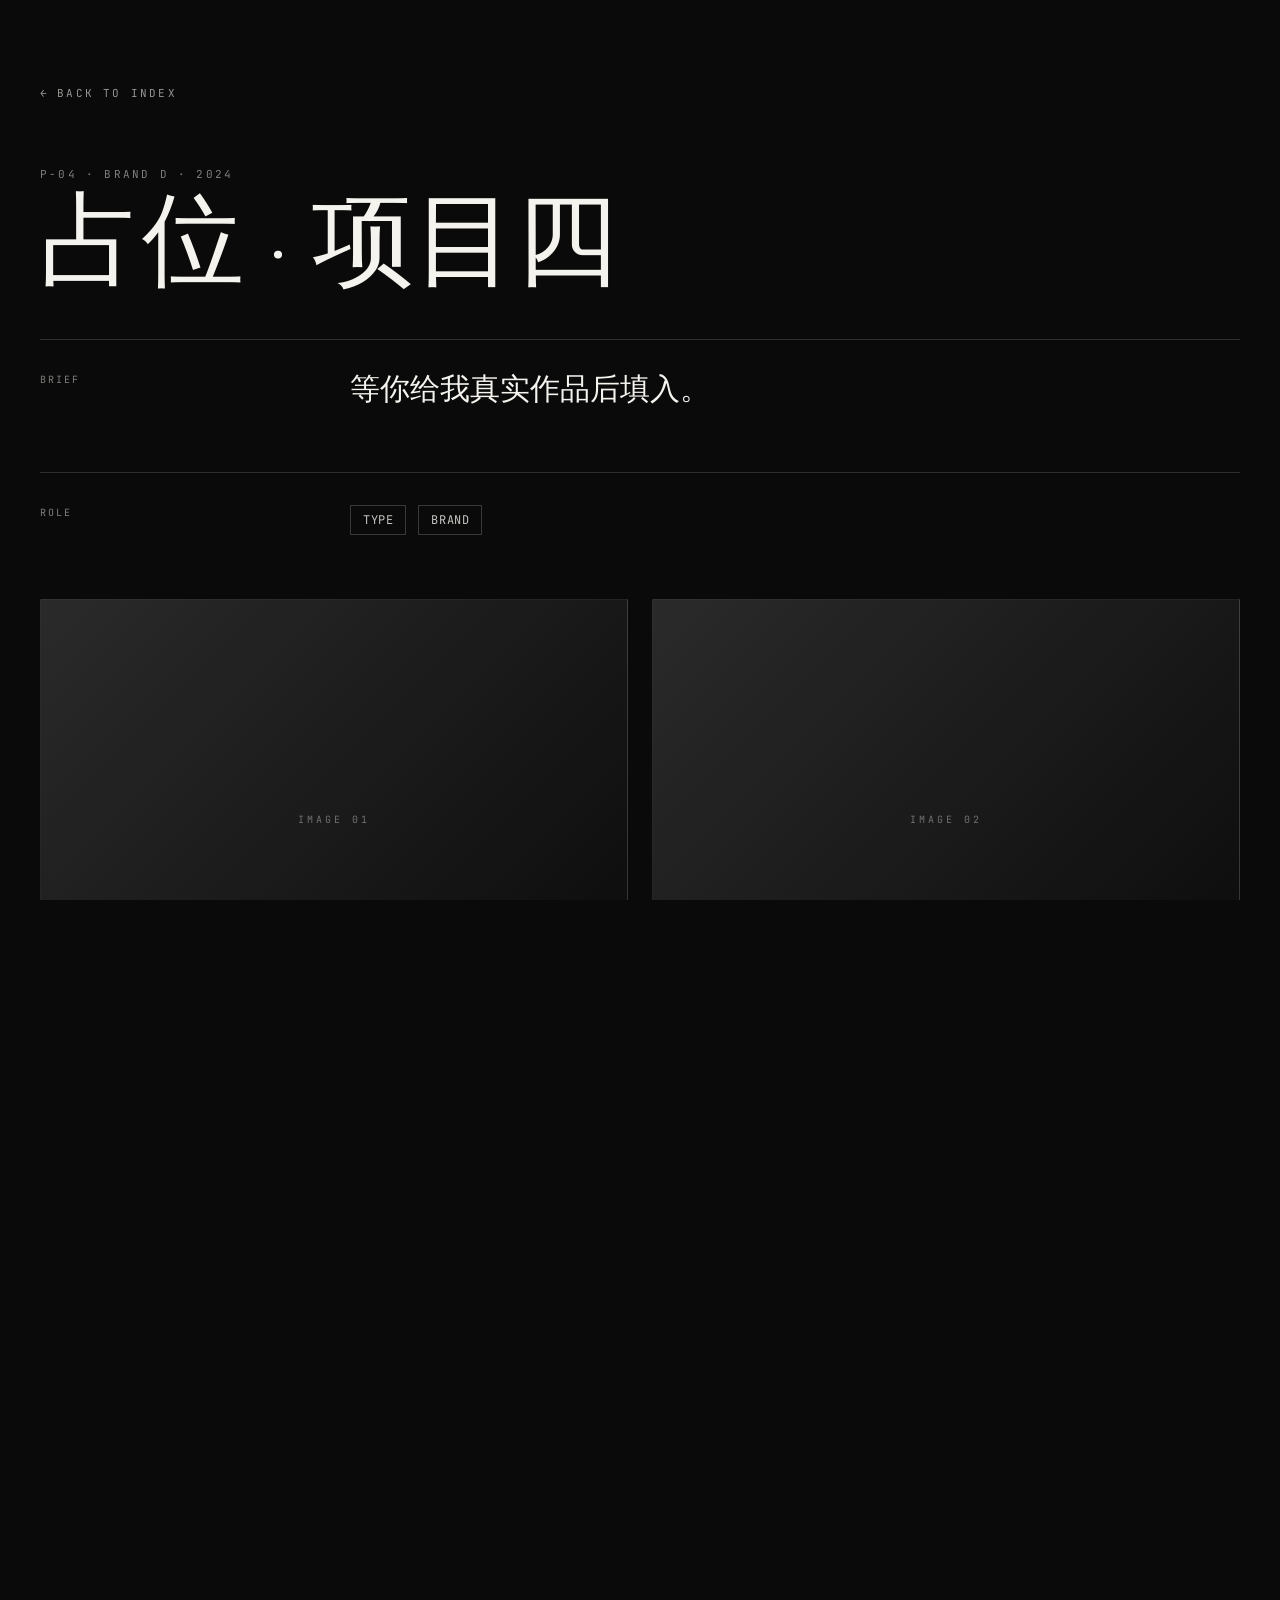
<file: works/project-04/index.html>
<!DOCTYPE html><html lang="zh-CN"><head><meta charset="UTF-8"><meta name="viewport" content="width=device-width, initial-scale=1.0"><meta name="description" content="张春悦 · 电商视觉设计师 — Brand systems, packaging, art direction."><meta name="theme-color" content="#0a0a0a"><meta property="og:title" content="占位 · 项目四 — 张春悦"><meta property="og:description" content="张春悦 · 电商视觉设计师 — Brand systems, packaging, art direction."><meta property="og:type" content="website"><link rel="icon" type="image/svg+xml" href="/favicon.svg"><link rel="preconnect" href="https://fonts.googleapis.com"><link rel="preconnect" href="https://fonts.gstatic.com" crossorigin><link rel="stylesheet" href="https://fonts.googleapis.com/css2?family=Cormorant+Garamond:ital,wght@0,300;0,400;1,400&family=JetBrains+Mono:wght@400;500&display=swap"><title>占位 · 项目四 — 张春悦</title><link rel="stylesheet" href="/_astro/projects.CcM7sBLT.css"></head><body class="antialiased bg-ink text-bone font-sans"><main class="min-h-screen px-6 md:px-10 py-20"><a href="/" class="inline-flex items-center gap-2 font-mono text-[11px] uppercase tracking-[0.2em] text-bone/60 hover:text-accent transition-colors mb-16"><span>←</span><span>Back to Index</span></a><div class="font-mono text-[11px] uppercase tracking-[0.2em] text-bone/50 mb-3">P-04 · Brand D · 2024</div><h1 class="font-display font-light text-[clamp(2.5rem,8vw,8rem)] leading-[0.95] text-balance mb-12">占位 · 项目四</h1><div class="grid md:grid-cols-12 gap-10 mb-16 border-t border-bone/15 pt-8"><div class="md:col-span-3 font-mono text-[10px] uppercase tracking-[0.2em] text-bone/50">Brief</div><p class="md:col-span-9 font-display text-2xl md:text-3xl leading-snug text-pretty">等你给我真实作品后填入。</p></div><div class="grid md:grid-cols-12 gap-10 mb-16 border-t border-bone/15 pt-8"><div class="md:col-span-3 font-mono text-[10px] uppercase tracking-[0.2em] text-bone/50">Role</div><div class="md:col-span-9 flex flex-wrap gap-3"><span class="font-mono text-xs uppercase tracking-wider px-3 py-1.5 border border-bone/20 text-bone/80">Type</span><span class="font-mono text-xs uppercase tracking-wider px-3 py-1.5 border border-bone/20 text-bone/80">Brand</span></div></div><!-- 占位作品图区 --><div class="grid grid-cols-1 md:grid-cols-2 gap-6 mb-16"><div class="aspect-[4/3] flex items-center justify-center font-mono text-[10px] uppercase tracking-[0.3em] text-bone/40 border border-bone/10" style="background:linear-gradient(135deg,#2a2a2a,#0a0a0a);">Image 01</div><div class="aspect-[4/3] flex items-center justify-center font-mono text-[10px] uppercase tracking-[0.3em] text-bone/40 border border-bone/10" style="background:linear-gradient(135deg,#2a2a2a,#0a0a0a);filter:hue-rotate(20deg);">Image 02</div><div class="aspect-[16/9] md:col-span-2 flex items-center justify-center font-mono text-[10px] uppercase tracking-[0.3em] text-bone/40 border border-bone/10" style="background:linear-gradient(135deg,#2a2a2a,#0a0a0a);filter:hue-rotate(-15deg);">Image 03 · Full</div><div class="aspect-[4/3] flex items-center justify-center font-mono text-[10px] uppercase tracking-[0.3em] text-bone/40 border border-bone/10" style="background:linear-gradient(135deg,#2a2a2a,#0a0a0a);filter:hue-rotate(30deg);">Image 04</div><div class="aspect-[4/3] flex items-center justify-center font-mono text-[10px] uppercase tracking-[0.3em] text-bone/40 border border-bone/10" style="background:linear-gradient(135deg,#2a2a2a,#0a0a0a);filter:hue-rotate(-30deg);">Image 05</div></div><a href="/" class="inline-flex items-center gap-2 font-mono text-[11px] uppercase tracking-[0.2em] text-bone/60 hover:text-accent transition-colors"><span>×</span><span>Close</span></a></main></body></html>
</file>
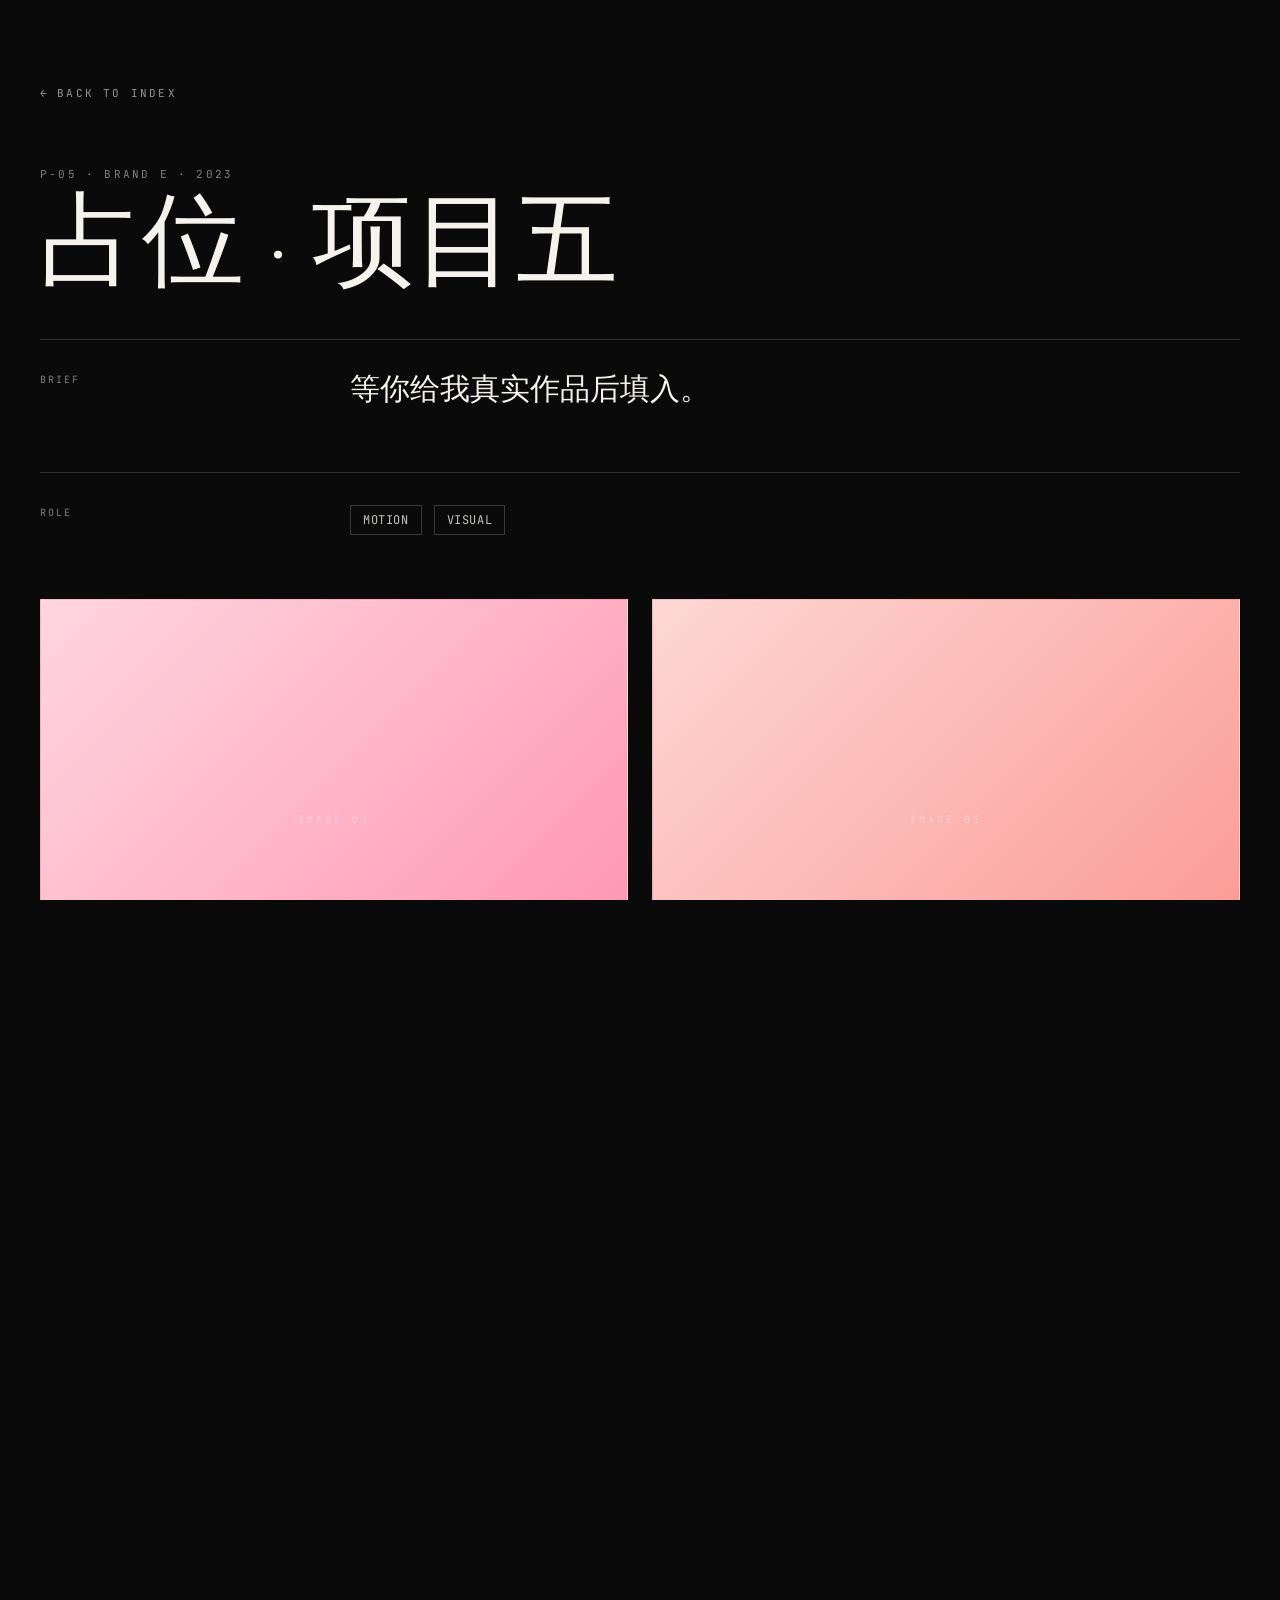
<file: works/project-05/index.html>
<!DOCTYPE html><html lang="zh-CN"><head><meta charset="UTF-8"><meta name="viewport" content="width=device-width, initial-scale=1.0"><meta name="description" content="张春悦 · 电商视觉设计师 — Brand systems, packaging, art direction."><meta name="theme-color" content="#0a0a0a"><meta property="og:title" content="占位 · 项目五 — 张春悦"><meta property="og:description" content="张春悦 · 电商视觉设计师 — Brand systems, packaging, art direction."><meta property="og:type" content="website"><link rel="icon" type="image/svg+xml" href="/favicon.svg"><link rel="preconnect" href="https://fonts.googleapis.com"><link rel="preconnect" href="https://fonts.gstatic.com" crossorigin><link rel="stylesheet" href="https://fonts.googleapis.com/css2?family=Cormorant+Garamond:ital,wght@0,300;0,400;1,400&family=JetBrains+Mono:wght@400;500&display=swap"><title>占位 · 项目五 — 张春悦</title><link rel="stylesheet" href="/_astro/projects.CcM7sBLT.css"></head><body class="antialiased bg-ink text-bone font-sans"><main class="min-h-screen px-6 md:px-10 py-20"><a href="/" class="inline-flex items-center gap-2 font-mono text-[11px] uppercase tracking-[0.2em] text-bone/60 hover:text-accent transition-colors mb-16"><span>←</span><span>Back to Index</span></a><div class="font-mono text-[11px] uppercase tracking-[0.2em] text-bone/50 mb-3">P-05 · Brand E · 2023</div><h1 class="font-display font-light text-[clamp(2.5rem,8vw,8rem)] leading-[0.95] text-balance mb-12">占位 · 项目五</h1><div class="grid md:grid-cols-12 gap-10 mb-16 border-t border-bone/15 pt-8"><div class="md:col-span-3 font-mono text-[10px] uppercase tracking-[0.2em] text-bone/50">Brief</div><p class="md:col-span-9 font-display text-2xl md:text-3xl leading-snug text-pretty">等你给我真实作品后填入。</p></div><div class="grid md:grid-cols-12 gap-10 mb-16 border-t border-bone/15 pt-8"><div class="md:col-span-3 font-mono text-[10px] uppercase tracking-[0.2em] text-bone/50">Role</div><div class="md:col-span-9 flex flex-wrap gap-3"><span class="font-mono text-xs uppercase tracking-wider px-3 py-1.5 border border-bone/20 text-bone/80">Motion</span><span class="font-mono text-xs uppercase tracking-wider px-3 py-1.5 border border-bone/20 text-bone/80">Visual</span></div></div><!-- 占位作品图区 --><div class="grid grid-cols-1 md:grid-cols-2 gap-6 mb-16"><div class="aspect-[4/3] flex items-center justify-center font-mono text-[10px] uppercase tracking-[0.3em] text-bone/40 border border-bone/10" style="background:linear-gradient(135deg,#ffd6e0,#ff8fab);">Image 01</div><div class="aspect-[4/3] flex items-center justify-center font-mono text-[10px] uppercase tracking-[0.3em] text-bone/40 border border-bone/10" style="background:linear-gradient(135deg,#ffd6e0,#ff8fab);filter:hue-rotate(20deg);">Image 02</div><div class="aspect-[16/9] md:col-span-2 flex items-center justify-center font-mono text-[10px] uppercase tracking-[0.3em] text-bone/40 border border-bone/10" style="background:linear-gradient(135deg,#ffd6e0,#ff8fab);filter:hue-rotate(-15deg);">Image 03 · Full</div><div class="aspect-[4/3] flex items-center justify-center font-mono text-[10px] uppercase tracking-[0.3em] text-bone/40 border border-bone/10" style="background:linear-gradient(135deg,#ffd6e0,#ff8fab);filter:hue-rotate(30deg);">Image 04</div><div class="aspect-[4/3] flex items-center justify-center font-mono text-[10px] uppercase tracking-[0.3em] text-bone/40 border border-bone/10" style="background:linear-gradient(135deg,#ffd6e0,#ff8fab);filter:hue-rotate(-30deg);">Image 05</div></div><a href="/" class="inline-flex items-center gap-2 font-mono text-[11px] uppercase tracking-[0.2em] text-bone/60 hover:text-accent transition-colors"><span>×</span><span>Close</span></a></main></body></html>
</file>
<file: _astro/projects.CcM7sBLT.css>
*,:before,:after,::backdrop{--tw-border-spacing-x:0;--tw-border-spacing-y:0;--tw-translate-x:0;--tw-translate-y:0;--tw-rotate:0;--tw-skew-x:0;--tw-skew-y:0;--tw-scale-x:1;--tw-scale-y:1;--tw-pan-x: ;--tw-pan-y: ;--tw-pinch-zoom: ;--tw-scroll-snap-strictness:proximity;--tw-gradient-from-position: ;--tw-gradient-via-position: ;--tw-gradient-to-position: ;--tw-ordinal: ;--tw-slashed-zero: ;--tw-numeric-figure: ;--tw-numeric-spacing: ;--tw-numeric-fraction: ;--tw-ring-inset: ;--tw-ring-offset-width:0px;--tw-ring-offset-color:#fff;--tw-ring-color:#3b82f680;--tw-ring-offset-shadow:0 0 #0000;--tw-ring-shadow:0 0 #0000;--tw-shadow:0 0 #0000;--tw-shadow-colored:0 0 #0000;--tw-blur: ;--tw-brightness: ;--tw-contrast: ;--tw-grayscale: ;--tw-hue-rotate: ;--tw-invert: ;--tw-saturate: ;--tw-sepia: ;--tw-drop-shadow: ;--tw-backdrop-blur: ;--tw-backdrop-brightness: ;--tw-backdrop-contrast: ;--tw-backdrop-grayscale: ;--tw-backdrop-hue-rotate: ;--tw-backdrop-invert: ;--tw-backdrop-opacity: ;--tw-backdrop-saturate: ;--tw-backdrop-sepia: }.flex-shrink-0,.shrink-0{flex-shrink:0}.text-\[\#ff5722\],.text-accent{--tw-text-opacity:1;color:rgb(255 87 34/var(--tw-text-opacity))}@media (width>=768px){.md\:left-8{left:2rem}.md\:right-6{right:1.5rem}.md\:top-6{top:1.5rem}.md\:col-span-2{grid-column:span 2/span 2}.md\:col-span-3{grid-column:span 3/span 3}.md\:col-span-9{grid-column:span 9/span 9}.md\:mb-10{margin-bottom:2.5rem}.md\:block{display:block}.md\:inline{display:inline}.md\:w-\[55\%\]{width:55%}.md\:grid-cols-12{grid-template-columns:repeat(12,minmax(0,1fr))}.md\:grid-cols-2{grid-template-columns:repeat(2,minmax(0,1fr))}.md\:flex-row{flex-direction:row}.md\:gap-8{gap:2rem}.md\:p-10{padding:2.5rem}.md\:px-10{padding-left:2.5rem;padding-right:2.5rem}.md\:px-12{padding-left:3rem;padding-right:3rem}.md\:pl-12{padding-left:3rem}.md\:pr-16{padding-right:4rem}.md\:text-2xl{font-size:1.5rem;line-height:2rem}.md\:text-3xl{font-size:1.875rem;line-height:2.25rem}.md\:text-5xl{font-size:3rem;line-height:1}.md\:text-7xl{font-size:4.5rem;line-height:1}}@media (width>=1024px){.lg\:w-\[50\%\]{width:50%}.lg\:grid-cols-3{grid-template-columns:repeat(3,minmax(0,1fr))}.lg\:pl-16{padding-left:4rem}.lg\:pr-24{padding-right:6rem}}#cursorDot,#cursorRing{pointer-events:none;z-index:9999;mix-blend-mode:difference;will-change:transform;border-radius:50%;position:fixed;top:0;left:0;transform:translate(-50%,-50%)}#cursorDot{background:#ff5722;width:6px;height:6px;transition:width .2s,height .2s,background .2s;box-shadow:0 0 12px #ff5722,0 0 24px #ff572280}#cursorRing{background:0 0;border:1px solid #ff572280;width:36px;height:36px;transition:width .25s,height .25s,border-color .25s,opacity .25s}.cursor-hover #cursorDot{width:0;height:0}.cursor-hover #cursorRing{background:#ff572214;border-color:#ff5722;width:64px;height:64px}.cursor-down #cursorRing{border-color:#fff;width:24px;height:24px}html,body,a,button,[data-open-work]{cursor:none}.scan-grid{pointer-events:none;z-index:1;mask-image:radial-gradient(circle at var(--mx,50%) var(--my,50%), #000000e6 0%, #0006 30%, #0000 60%);-webkit-mask-image:radial-gradient(circle at var(--mx,50%) var(--my,50%), #000000e6 0%, #0006 30%, #0000 60%);background-image:linear-gradient(#ff57220a 1px,#0000 1px),linear-gradient(90deg,#ff57220a 1px,#0000 1px);background-size:60px 60px;position:fixed;inset:0}#particleCanvas{pointer-events:none;z-index:9998;position:fixed;inset:0}*,:before,:after{box-sizing:border-box;border:0 solid #e5e7eb}:before,:after{--tw-content:""}html,:host{-webkit-text-size-adjust:100%;-moz-tab-size:4;-o-tab-size:4;tab-size:4;font-feature-settings:normal;font-variation-settings:normal;-webkit-tap-highlight-color:transparent;font-family:PingFang SC,Microsoft YaHei,Inter,system-ui,sans-serif;line-height:1.5}body{line-height:inherit;margin:0}hr{height:0;color:inherit;border-top-width:1px}abbr:where([title]){text-decoration:underline dotted}h1,h2,h3,h4,h5,h6{font-size:inherit;font-weight:inherit}a{color:inherit;text-decoration:inherit}b,strong{font-weight:bolder}code,kbd,samp,pre{font-feature-settings:normal;font-variation-settings:normal;font-family:JetBrains Mono,Consolas,monospace;font-size:1em}small{font-size:80%}sub,sup{vertical-align:baseline;font-size:75%;line-height:0;position:relative}sub{bottom:-.25em}sup{top:-.5em}table{text-indent:0;border-color:inherit;border-collapse:collapse}button,input,optgroup,select,textarea{font-feature-settings:inherit;font-variation-settings:inherit;font-family:inherit;font-size:100%;font-weight:inherit;line-height:inherit;color:inherit;margin:0;padding:0}button,select{text-transform:none}button,[type=button],[type=reset],[type=submit]{-webkit-appearance:button;background-color:#0000;background-image:none}:-moz-focusring{outline:auto}:-moz-ui-invalid{box-shadow:none}progress{vertical-align:baseline}::-webkit-inner-spin-button,::-webkit-outer-spin-button{height:auto}[type=search]{-webkit-appearance:textfield;outline-offset:-2px}::-webkit-search-decoration{-webkit-appearance:none}::-webkit-file-upload-button{-webkit-appearance:button;font:inherit}summary{display:list-item}blockquote,dl,dd,h1,h2,h3,h4,h5,h6,hr,figure,p,pre{margin:0}fieldset{margin:0;padding:0}legend{padding:0}ol,ul,menu{margin:0;padding:0;list-style:none}dialog{padding:0}textarea{resize:vertical}input::-moz-placeholder,textarea::-moz-placeholder{opacity:1;color:#9ca3af}input::placeholder,textarea::placeholder{opacity:1;color:#9ca3af}button,[role=button]{cursor:pointer}:disabled{cursor:default}img,svg,video,canvas,audio,iframe,embed,object{vertical-align:middle;display:block}img,video{max-width:100%;height:auto}[hidden]{display:none}*,:before,:after,::backdrop{--tw-border-spacing-x:0;--tw-border-spacing-y:0;--tw-translate-x:0;--tw-translate-y:0;--tw-rotate:0;--tw-skew-x:0;--tw-skew-y:0;--tw-scale-x:1;--tw-scale-y:1;--tw-pan-x: ;--tw-pan-y: ;--tw-pinch-zoom: ;--tw-scroll-snap-strictness:proximity;--tw-gradient-from-position: ;--tw-gradient-via-position: ;--tw-gradient-to-position: ;--tw-ordinal: ;--tw-slashed-zero: ;--tw-numeric-figure: ;--tw-numeric-spacing: ;--tw-numeric-fraction: ;--tw-ring-inset: ;--tw-ring-offset-width:0px;--tw-ring-offset-color:#fff;--tw-ring-color:#3b82f680;--tw-ring-offset-shadow:0 0 #0000;--tw-ring-shadow:0 0 #0000;--tw-shadow:0 0 #0000;--tw-shadow-colored:0 0 #0000;--tw-blur: ;--tw-brightness: ;--tw-contrast: ;--tw-grayscale: ;--tw-hue-rotate: ;--tw-invert: ;--tw-saturate: ;--tw-sepia: ;--tw-drop-shadow: ;--tw-backdrop-blur: ;--tw-backdrop-brightness: ;--tw-backdrop-contrast: ;--tw-backdrop-grayscale: ;--tw-backdrop-hue-rotate: ;--tw-backdrop-invert: ;--tw-backdrop-opacity: ;--tw-backdrop-saturate: ;--tw-backdrop-sepia: }.pointer-events-none{pointer-events:none}.pointer-events-auto{pointer-events:auto}.fixed{position:fixed}.absolute{position:absolute}.relative{position:relative}.inset-0{inset:0}.inset-x-0{left:0;right:0}.-bottom-2{bottom:-.5rem}.bottom-5{bottom:1.25rem}.bottom-6{bottom:1.5rem}.left-0{left:0}.left-1\/2{left:50%}.left-5{left:1.25rem}.left-6{left:1.5rem}.right-0{right:0}.right-4{right:1rem}.right-5{right:1.25rem}.top-0{top:0}.top-1\/2{top:50%}.top-4{top:1rem}.top-5{top:1.25rem}.z-10{z-index:10}.z-30{z-index:30}.z-40{z-index:40}.z-50{z-index:50}.mx-2{margin-left:.5rem;margin-right:.5rem}.mx-auto{margin-left:auto;margin-right:auto}.my-auto{margin-top:auto;margin-bottom:auto}.mb-1{margin-bottom:.25rem}.mb-10{margin-bottom:2.5rem}.mb-12{margin-bottom:3rem}.mb-16{margin-bottom:4rem}.mb-3{margin-bottom:.75rem}.mb-4{margin-bottom:1rem}.mb-5{margin-bottom:1.25rem}.mb-6{margin-bottom:1.5rem}.mb-8{margin-bottom:2rem}.mr-2{margin-right:.5rem}.mt-1{margin-top:.25rem}.mt-12{margin-top:3rem}.mt-2{margin-top:.5rem}.mt-4{margin-top:1rem}.mt-6{margin-top:1.5rem}.block{display:block}.inline-block{display:inline-block}.flex{display:flex}.inline-flex{display:inline-flex}.grid{display:grid}.hidden{display:none}.aspect-\[16\/9\]{aspect-ratio:16/9}.aspect-\[4\/3\]{aspect-ratio:4/3}.h-12{height:3rem}.h-14{height:3.5rem}.h-20{height:5rem}.h-7{height:1.75rem}.h-\[3px\]{height:3px}.h-full{height:100%}.h-px{height:1px}.h-screen{height:100vh}.min-h-screen{min-height:100vh}.w-1{width:.25rem}.w-1\.5{width:.375rem}.w-12{width:3rem}.w-14{width:3.5rem}.w-16{width:4rem}.w-20{width:5rem}.w-4{width:1rem}.w-6{width:1.5rem}.w-full{width:100%}.w-screen{width:100vw}.max-w-2xl{max-width:42rem}.max-w-3xl{max-width:48rem}.max-w-7xl{max-width:80rem}.flex-1{flex:1}.flex-shrink-0,.shrink-0{flex-shrink:0}.-translate-x-1\/2{--tw-translate-x:-50%;transform:translate(var(--tw-translate-x), var(--tw-translate-y)) rotate(var(--tw-rotate)) skewX(var(--tw-skew-x)) skewY(var(--tw-skew-y)) scaleX(var(--tw-scale-x)) scaleY(var(--tw-scale-y))}.-translate-y-1\/2{--tw-translate-y:-50%;transform:translate(var(--tw-translate-x), var(--tw-translate-y)) rotate(var(--tw-rotate)) skewX(var(--tw-skew-x)) skewY(var(--tw-skew-y)) scaleX(var(--tw-scale-x)) scaleY(var(--tw-scale-y))}.transform{transform:translate(var(--tw-translate-x), var(--tw-translate-y)) rotate(var(--tw-rotate)) skewX(var(--tw-skew-x)) skewY(var(--tw-skew-y)) scaleX(var(--tw-scale-x)) scaleY(var(--tw-scale-y))}.resize{resize:both}.grid-cols-1{grid-template-columns:repeat(1,minmax(0,1fr))}.flex-col{flex-direction:column}.flex-wrap{flex-wrap:wrap}.items-start{align-items:flex-start}.items-end{align-items:flex-end}.items-center{align-items:center}.items-baseline{align-items:baseline}.justify-start{justify-content:flex-start}.justify-end{justify-content:flex-end}.justify-center{justify-content:center}.justify-between{justify-content:space-between}.gap-10{gap:2.5rem}.gap-2{gap:.5rem}.gap-3{gap:.75rem}.gap-4{gap:1rem}.gap-5{gap:1.25rem}.gap-6{gap:1.5rem}.gap-x-5{-moz-column-gap:1.25rem;column-gap:1.25rem}.gap-y-6{row-gap:1.5rem}.space-y-2>:not([hidden])~:not([hidden]){--tw-space-y-reverse:0;margin-top:calc(.5rem * calc(1 - var(--tw-space-y-reverse)));margin-bottom:calc(.5rem * var(--tw-space-y-reverse))}.space-y-2\.5>:not([hidden])~:not([hidden]){--tw-space-y-reverse:0;margin-top:calc(.625rem * calc(1 - var(--tw-space-y-reverse)));margin-bottom:calc(.625rem * var(--tw-space-y-reverse))}.space-y-3>:not([hidden])~:not([hidden]){--tw-space-y-reverse:0;margin-top:calc(.75rem * calc(1 - var(--tw-space-y-reverse)));margin-bottom:calc(.75rem * var(--tw-space-y-reverse))}.space-y-4>:not([hidden])~:not([hidden]){--tw-space-y-reverse:0;margin-top:calc(1rem * calc(1 - var(--tw-space-y-reverse)));margin-bottom:calc(1rem * var(--tw-space-y-reverse))}.overflow-hidden{overflow:hidden}.overflow-y-auto{overflow-y:auto}.scroll-smooth{scroll-behavior:smooth}.rounded-full{border-radius:9999px}.rounded-sm{border-radius:.125rem}.border{border-width:1px}.border-b{border-bottom-width:1px}.border-t{border-top-width:1px}.border-\[\#31a8ff\]\/30{border-color:#31a8ff4d}.border-\[\#ff5722\]\/40{border-color:#ff572266}.border-bone\/10{border-color:#f5f3ee1a}.border-bone\/15{border-color:#f5f3ee26}.border-bone\/20{border-color:#f5f3ee33}.border-bone\/25{border-color:#f5f3ee40}.border-bone\/30{border-color:#f5f3ee4d}.bg-\[\#000000\]{--tw-bg-opacity:1;background-color:rgb(0 0 0/var(--tw-bg-opacity))}.bg-\[\#001e36\]{--tw-bg-opacity:1;background-color:rgb(0 30 54/var(--tw-bg-opacity))}.bg-\[\#0a0a0a\]{--tw-bg-opacity:1;background-color:rgb(10 10 10/var(--tw-bg-opacity))}.bg-\[\#10a37f\]{--tw-bg-opacity:1;background-color:rgb(16 163 127/var(--tw-bg-opacity))}.bg-\[\#1e88e5\]{--tw-bg-opacity:1;background-color:rgb(30 136 229/var(--tw-bg-opacity))}.bg-\[\#4400ff\]{--tw-bg-opacity:1;background-color:rgb(68 0 255/var(--tw-bg-opacity))}.bg-\[\#e87d0d\]{--tw-bg-opacity:1;background-color:rgb(232 125 13/var(--tw-bg-opacity))}.bg-accent{--tw-bg-opacity:1;background-color:rgb(255 87 34/var(--tw-bg-opacity))}.bg-bone\/10{background-color:#f5f3ee1a}.bg-bone\/30{background-color:#f5f3ee4d}.bg-bone\/40{background-color:#f5f3ee66}.bg-current{background-color:currentColor}.bg-ink{--tw-bg-opacity:1;background-color:rgb(10 10 10/var(--tw-bg-opacity))}.bg-ink\/95{background-color:#0a0a0af2}.bg-gradient-to-b{background-image:linear-gradient(to bottom, var(--tw-gradient-stops))}.bg-gradient-to-br{background-image:linear-gradient(to bottom right, var(--tw-gradient-stops))}.bg-gradient-to-l{background-image:linear-gradient(to left, var(--tw-gradient-stops))}.bg-gradient-to-r{background-image:linear-gradient(to right, var(--tw-gradient-stops))}.bg-gradient-to-t{background-image:linear-gradient(to top, var(--tw-gradient-stops))}.from-\[\#4285f4\]{--tw-gradient-from:#4285f4 var(--tw-gradient-from-position);--tw-gradient-to:#4285f400 var(--tw-gradient-to-position);--tw-gradient-stops:var(--tw-gradient-from), var(--tw-gradient-to)}.from-\[\#6e3bff\]{--tw-gradient-from:#6e3bff var(--tw-gradient-from-position);--tw-gradient-to:#6e3bff00 var(--tw-gradient-to-position);--tw-gradient-stops:var(--tw-gradient-from), var(--tw-gradient-to)}.from-\[\#fe2c55\]{--tw-gradient-from:#fe2c55 var(--tw-gradient-from-position);--tw-gradient-to:#fe2c5500 var(--tw-gradient-to-position);--tw-gradient-stops:var(--tw-gradient-from), var(--tw-gradient-to)}.from-ink\/30{--tw-gradient-from:#0a0a0a4d var(--tw-gradient-from-position);--tw-gradient-to:#0a0a0a00 var(--tw-gradient-to-position);--tw-gradient-stops:var(--tw-gradient-from), var(--tw-gradient-to)}.from-ink\/40{--tw-gradient-from:#0a0a0a66 var(--tw-gradient-from-position);--tw-gradient-to:#0a0a0a00 var(--tw-gradient-to-position);--tw-gradient-stops:var(--tw-gradient-from), var(--tw-gradient-to)}.from-ink\/70{--tw-gradient-from:#0a0a0ab3 var(--tw-gradient-from-position);--tw-gradient-to:#0a0a0a00 var(--tw-gradient-to-position);--tw-gradient-stops:var(--tw-gradient-from), var(--tw-gradient-to)}.from-ink\/80{--tw-gradient-from:#0a0a0acc var(--tw-gradient-from-position);--tw-gradient-to:#0a0a0a00 var(--tw-gradient-to-position);--tw-gradient-stops:var(--tw-gradient-from), var(--tw-gradient-to)}.from-transparent{--tw-gradient-from:transparent var(--tw-gradient-from-position);--tw-gradient-to:#0000 var(--tw-gradient-to-position);--tw-gradient-stops:var(--tw-gradient-from), var(--tw-gradient-to)}.via-\[\#9b72cb\]{--tw-gradient-to:#9b72cb00 var(--tw-gradient-to-position);--tw-gradient-stops:var(--tw-gradient-from), #9b72cb var(--tw-gradient-via-position), var(--tw-gradient-to)}.via-accent{--tw-gradient-to:#ff572200 var(--tw-gradient-to-position);--tw-gradient-stops:var(--tw-gradient-from), #ff5722 var(--tw-gradient-via-position), var(--tw-gradient-to)}.via-ink\/0{--tw-gradient-to:#0a0a0a00 var(--tw-gradient-to-position);--tw-gradient-stops:var(--tw-gradient-from), #0a0a0a00 var(--tw-gradient-via-position), var(--tw-gradient-to)}.via-ink\/40{--tw-gradient-to:#0a0a0a00 var(--tw-gradient-to-position);--tw-gradient-stops:var(--tw-gradient-from), #0a0a0a66 var(--tw-gradient-via-position), var(--tw-gradient-to)}.via-transparent{--tw-gradient-to:#0000 var(--tw-gradient-to-position);--tw-gradient-stops:var(--tw-gradient-from), transparent var(--tw-gradient-via-position), var(--tw-gradient-to)}.to-\[\#25f4ee\]{--tw-gradient-to:#25f4ee var(--tw-gradient-to-position)}.to-\[\#d96570\]{--tw-gradient-to:#d96570 var(--tw-gradient-to-position)}.to-\[\#ff3b8b\]{--tw-gradient-to:#ff3b8b var(--tw-gradient-to-position)}.to-ink\/0{--tw-gradient-to:#0a0a0a00 var(--tw-gradient-to-position)}.to-ink\/70{--tw-gradient-to:#0a0a0ab3 var(--tw-gradient-to-position)}.to-transparent{--tw-gradient-to:transparent var(--tw-gradient-to-position)}.object-cover{-o-object-fit:cover;object-fit:cover}.p-4{padding:1rem}.px-3{padding-left:.75rem;padding-right:.75rem}.px-4{padding-left:1rem;padding-right:1rem}.px-6{padding-left:1.5rem;padding-right:1.5rem}.px-8{padding-left:2rem;padding-right:2rem}.py-1{padding-top:.25rem;padding-bottom:.25rem}.py-1\.5{padding-top:.375rem;padding-bottom:.375rem}.py-20{padding-top:5rem;padding-bottom:5rem}.py-4{padding-top:1rem;padding-bottom:1rem}.py-5{padding-top:1.25rem;padding-bottom:1.25rem}.py-8{padding-top:2rem;padding-bottom:2rem}.pb-10{padding-bottom:2.5rem}.pb-6{padding-bottom:1.5rem}.pb-8{padding-bottom:2rem}.pl-6{padding-left:1.5rem}.pr-6{padding-right:1.5rem}.pt-24{padding-top:6rem}.pt-6{padding-top:1.5rem}.pt-8{padding-top:2rem}.text-left{text-align:left}.text-right{text-align:right}.align-middle{vertical-align:middle}.font-display{font-family:Cormorant Garamond,PingFang SC,serif}.font-mono{font-family:JetBrains Mono,Consolas,monospace}.font-sans{font-family:PingFang SC,Microsoft YaHei,Inter,system-ui,sans-serif}.text-2xl{font-size:1.5rem;line-height:2rem}.text-4xl{font-size:2.25rem;line-height:2.5rem}.text-5xl{font-size:3rem;line-height:1}.text-\[10px\]{font-size:10px}.text-\[11px\]{font-size:11px}.text-\[clamp\(0\.7rem\,1\.1vw\,0\.9rem\)\]{font-size:clamp(.7rem,1.1vw,.9rem)}.text-\[clamp\(0\.875rem\,1\.4vw\,1\.125rem\)\]{font-size:clamp(.875rem,1.4vw,1.125rem)}.text-\[clamp\(0\.95rem\,1\.2vw\,1\.1rem\)\]{font-size:clamp(.95rem,1.2vw,1.1rem)}.text-\[clamp\(0\.95rem\,1\.3vw\,1\.15rem\)\]{font-size:clamp(.95rem,1.3vw,1.15rem)}.text-\[clamp\(1\.15rem\,1\.6vw\,1\.4rem\)\]{font-size:clamp(1.15rem,1.6vw,1.4rem)}.text-\[clamp\(1\.5rem\,2\.2vw\,2rem\)\]{font-size:clamp(1.5rem,2.2vw,2rem)}.text-\[clamp\(1\.5rem\,3vw\,2\.25rem\)\]{font-size:clamp(1.5rem,3vw,2.25rem)}.text-\[clamp\(1rem\,1\.3vw\,1\.15rem\)\]{font-size:clamp(1rem,1.3vw,1.15rem)}.text-\[clamp\(1rem\,1\.4vw\,1\.25rem\)\]{font-size:clamp(1rem,1.4vw,1.25rem)}.text-\[clamp\(1rem\,1\.5vw\,1\.35rem\)\]{font-size:clamp(1rem,1.5vw,1.35rem)}.text-\[clamp\(2\.5rem\,8vw\,8rem\)\]{font-size:clamp(2.5rem,8vw,8rem)}.text-\[clamp\(3\.5rem\,11vw\,10rem\)\]{font-size:clamp(3.5rem,11vw,10rem)}.text-\[clamp\(3rem\,9vw\,8rem\)\]{font-size:clamp(3rem,9vw,8rem)}.text-base{font-size:1rem;line-height:1.5rem}.text-sm{font-size:.875rem;line-height:1.25rem}.text-xl{font-size:1.25rem;line-height:1.75rem}.text-xs{font-size:.75rem;line-height:1rem}.font-black{font-weight:900}.font-bold{font-weight:700}.font-light{font-weight:300}.font-medium{font-weight:500}.uppercase{text-transform:uppercase}.italic{font-style:italic}.leading-\[0\.85\]{line-height:.85}.leading-\[0\.95\]{line-height:.95}.leading-\[0\.9\]{line-height:.9}.leading-none{line-height:1}.leading-relaxed{line-height:1.625}.leading-snug{line-height:1.375}.leading-tight{line-height:1.25}.tracking-\[0\.15em\]{letter-spacing:.15em}.tracking-\[0\.25em\]{letter-spacing:.25em}.tracking-\[0\.2em\]{letter-spacing:.2em}.tracking-\[0\.3em\]{letter-spacing:.3em}.tracking-\[0\.4em\]{letter-spacing:.4em}.tracking-\[0\.5em\]{letter-spacing:.5em}.tracking-tight{letter-spacing:-.025em}.tracking-tighter{letter-spacing:-.05em}.tracking-wide{letter-spacing:.025em}.tracking-wider{letter-spacing:.05em}.text-\[\#31a8ff\]{--tw-text-opacity:1;color:rgb(49 168 255/var(--tw-text-opacity))}.text-\[\#ff5722\],.text-accent{--tw-text-opacity:1;color:rgb(255 87 34/var(--tw-text-opacity))}.text-accent\/70{color:#ff5722b3}.text-bone{--tw-text-opacity:1;color:rgb(245 243 238/var(--tw-text-opacity))}.text-bone\/40{color:#f5f3ee66}.text-bone\/50{color:#f5f3ee80}.text-bone\/60{color:#f5f3ee99}.text-bone\/70{color:#f5f3eeb3}.text-bone\/80{color:#f5f3eecc}.text-bone\/85{color:#f5f3eed9}.text-bone\/90{color:#f5f3eee6}.text-white{--tw-text-opacity:1;color:rgb(255 255 255/var(--tw-text-opacity))}.antialiased{-webkit-font-smoothing:antialiased;-moz-osx-font-smoothing:grayscale}.opacity-0{opacity:0}.opacity-60{opacity:.6}.mix-blend-difference{mix-blend-mode:difference}.shadow-lg{--tw-shadow:0 10px 15px -3px #0000001a, 0 4px 6px -4px #0000001a;--tw-shadow-colored:0 10px 15px -3px var(--tw-shadow-color), 0 4px 6px -4px var(--tw-shadow-color);box-shadow:var(--tw-ring-offset-shadow,0 0 #0000), var(--tw-ring-shadow,0 0 #0000), var(--tw-shadow)}.backdrop-blur-sm{--tw-backdrop-blur:blur(4px);backdrop-filter:var(--tw-backdrop-blur) var(--tw-backdrop-brightness) var(--tw-backdrop-contrast) var(--tw-backdrop-grayscale) var(--tw-backdrop-hue-rotate) var(--tw-backdrop-invert) var(--tw-backdrop-opacity) var(--tw-backdrop-saturate) var(--tw-backdrop-sepia)}.transition-all{transition-property:all;transition-duration:.15s;transition-timing-function:cubic-bezier(.4,0,.2,1)}.transition-colors{transition-property:color,background-color,border-color,text-decoration-color,fill,stroke;transition-duration:.15s;transition-timing-function:cubic-bezier(.4,0,.2,1)}.transition-opacity{transition-property:opacity;transition-duration:.15s;transition-timing-function:cubic-bezier(.4,0,.2,1)}.duration-700{transition-duration:.7s}:root{--bg:#0a0a0a;--fg:#f5f3ee}html,body{background:var(--bg);color:var(--fg);width:100vw;height:100vh;position:fixed;inset:0;overflow:hidden}body{font-feature-settings:"ss01", "cv11"}::-moz-selection{color:#0a0a0a;background:#ff5722}::selection{color:#0a0a0a;background:#ff5722}::-webkit-scrollbar{width:10px;height:10px}::-webkit-scrollbar-track{background:#0a0a0a}::-webkit-scrollbar-thumb{background:#2a2a2a;border-radius:5px}::-webkit-scrollbar-thumb:hover{background:#ff5722}.text-balance{text-wrap:balance}.text-pretty{text-wrap:pretty}.scene{-o-object-fit:cover;object-fit:cover;opacity:0;pointer-events:none;width:100%;height:100%;transition:opacity 1.2s cubic-bezier(.22,1,.36,1);position:absolute;inset:0}.scene.active{opacity:1}.overlay{opacity:0;pointer-events:none;transition:opacity .8s cubic-bezier(.22,1,.36,1),transform .8s cubic-bezier(.22,1,.36,1);position:absolute;transform:translateY(20px)}.overlay.active{opacity:1;pointer-events:auto;transform:translateY(0)}@keyframes nudge{0%,to{transform:translateY(0)}50%{transform:translateY(6px)}}.nudge{animation:2s ease-in-out infinite nudge}.hover\:border-accent:hover{--tw-border-opacity:1;border-color:rgb(255 87 34/var(--tw-border-opacity))}.hover\:bg-accent:hover{--tw-bg-opacity:1;background-color:rgb(255 87 34/var(--tw-bg-opacity))}.hover\:text-accent:hover{--tw-text-opacity:1;color:rgb(255 87 34/var(--tw-text-opacity))}.hover\:text-ink:hover{--tw-text-opacity:1;color:rgb(10 10 10/var(--tw-text-opacity))}.group:hover .group-hover\:from-ink\/95{--tw-gradient-from:#0a0a0af2 var(--tw-gradient-from-position);--tw-gradient-to:#0a0a0a00 var(--tw-gradient-to-position);--tw-gradient-stops:var(--tw-gradient-from), var(--tw-gradient-to)}.group:hover .group-hover\:text-accent{--tw-text-opacity:1;color:rgb(255 87 34/var(--tw-text-opacity))}.group:hover .group-hover\:opacity-100{opacity:1}@media (width>=768px){.md\:left-8{left:2rem}.md\:right-6{right:1.5rem}.md\:top-6{top:1.5rem}.md\:col-span-2{grid-column:span 2/span 2}.md\:col-span-3{grid-column:span 3/span 3}.md\:col-span-9{grid-column:span 9/span 9}.md\:mb-10{margin-bottom:2.5rem}.md\:block{display:block}.md\:inline{display:inline}.md\:w-\[55\%\]{width:55%}.md\:grid-cols-12{grid-template-columns:repeat(12,minmax(0,1fr))}.md\:grid-cols-2{grid-template-columns:repeat(2,minmax(0,1fr))}.md\:flex-row{flex-direction:row}.md\:gap-8{gap:2rem}.md\:p-10{padding:2.5rem}.md\:px-10{padding-left:2.5rem;padding-right:2.5rem}.md\:px-12{padding-left:3rem;padding-right:3rem}.md\:pl-12{padding-left:3rem}.md\:pr-16{padding-right:4rem}.md\:text-2xl{font-size:1.5rem;line-height:2rem}.md\:text-3xl{font-size:1.875rem;line-height:2.25rem}.md\:text-5xl{font-size:3rem;line-height:1}.md\:text-7xl{font-size:4.5rem;line-height:1}}@media (width>=1024px){.lg\:w-\[50\%\]{width:50%}.lg\:grid-cols-3{grid-template-columns:repeat(3,minmax(0,1fr))}.lg\:pl-16{padding-left:4rem}.lg\:pr-24{padding-right:6rem}}
</file>
